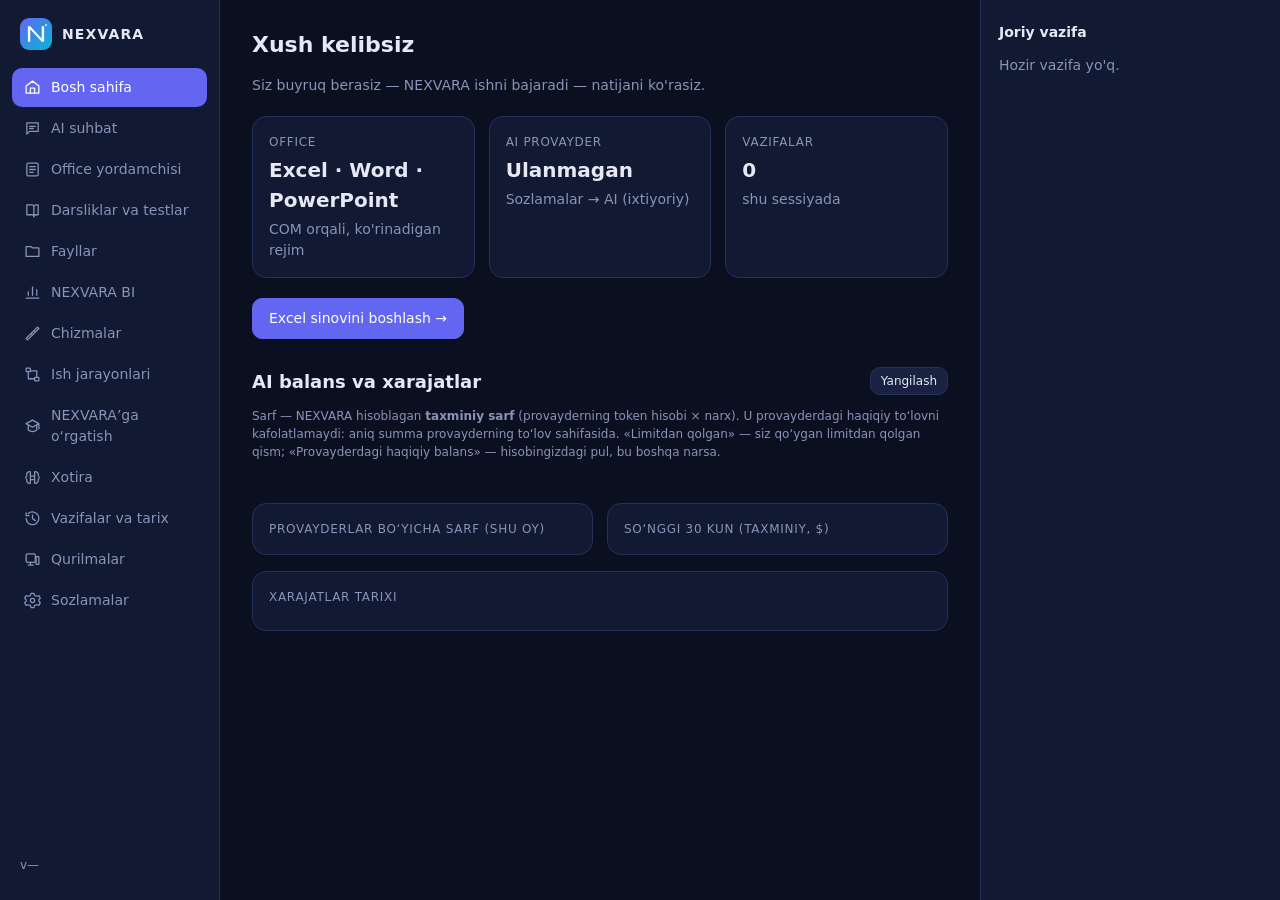
<file: src/nexvara/app/ui/index.html>
<!doctype html>
<html lang="uz" data-theme="dark">
<head>
  <meta charset="utf-8">
  <meta name="viewport" content="width=device-width, initial-scale=1">
  <title>NEXVARA</title>
  <link rel="stylesheet" href="app.css">
</head>
<body>
  <aside class="sidebar">
    <div class="brand"><img class="logo" src="brand.svg" alt=""><span>NEXVARA</span></div>
    <nav id="nav">
      <button class="nav-item active" data-page="home" data-i18n="nav.home">Bosh sahifa</button>
      <button class="nav-item" data-page="chat" data-i18n="nav.chat">AI suhbat</button>
      <button class="nav-item" data-page="office" data-i18n="nav.office">Office yordamchisi</button>
      <button class="nav-item" data-page="library" data-i18n="nav.library">Darsliklar va testlar</button>
      <button class="nav-item" data-page="files" data-milestone="M5" data-i18n="nav.files">Fayllar</button>
      <button class="nav-item" data-page="bi" data-milestone="M8" data-i18n="nav.bi">NEXVARA BI</button>
      <button class="nav-item" data-page="cad" data-i18n="nav.cad">Chizmalar</button>
      <button class="nav-item" data-page="workflows" data-milestone="M6" data-i18n="nav.workflows">Ish jarayonlari</button>
      <button class="nav-item" data-page="teach" data-milestone="M6" data-i18n="nav.teach">NEXVARA’ga o‘rgatish</button>
      <button class="nav-item" data-page="memory" data-milestone="M6" data-i18n="nav.memory">Xotira</button>
      <button class="nav-item" data-page="history" data-i18n="nav.history">Vazifalar va tarix</button>
      <button class="nav-item" data-page="devices" data-milestone="M12" data-i18n="nav.devices">Qurilmalar</button>
      <button class="nav-item" data-page="settings" data-i18n="nav.settings">Sozlamalar</button>
    </nav>
    <div class="sidebar-foot" id="version">v—</div>
  </aside>

  <main class="content">
    <div class="update-banner" id="update-banner" role="status" hidden>
      <span id="update-banner-text"></span>
      <button class="btn primary" id="update-banner-go" type="button">Yangilash</button>
      <button class="btn" id="update-banner-later" type="button">Keyinroq</button>
    </div>
    <section class="page active" id="page-home">
      <h1>Xush kelibsiz</h1>
      <p class="muted">Siz buyruq berasiz — NEXVARA ishni bajaradi — natijani ko'rasiz.</p>
      <div class="cards">
        <div class="card"><div class="card-label">Office</div><div class="card-value">Excel · Word · PowerPoint</div><div class="muted">COM orqali, ko'rinadigan rejim</div></div>
        <div class="card"><div class="card-label">AI provayder</div><div class="card-value" id="ai-status">Ulanmagan</div><div class="muted">Sozlamalar → AI (ixtiyoriy)</div></div>
        <div class="card"><div class="card-label">Vazifalar</div><div class="card-value" id="task-count">0</div><div class="muted">shu sessiyada</div></div>
      </div>
      <button class="btn primary" data-goto="office">Excel sinovini boshlash →</button>

      <section class="ai-money" id="ai-money" aria-labelledby="ai-money-title">
        <div class="ai-money-head">
          <h2 id="ai-money-title">AI balans va xarajatlar</h2>
          <button class="btn small-btn" id="ai-money-refresh" type="button">Yangilash</button>
        </div>
        <p class="muted small">Sarf — NEXVARA hisoblagan <b>taxminiy sarf</b> (provayderning
          token hisobi × narx). U provayderdagi haqiqiy to‘lovni kafolatlamaydi: aniq summa
          provayderning to‘lov sahifasida. «Limitdan qolgan» — siz qo‘ygan limitdan qolgan qism;
          «Provayderdagi haqiqiy balans» — hisobingizdagi pul, bu boshqa narsa.</p>
        <div class="ai-warn" id="ai-money-warn" hidden></div>
        <div class="ai-totals" id="ai-money-totals"></div>
        <div class="ai-cards" id="ai-money-cards"></div>
        <div class="ai-money-grid">
          <div class="card">
            <div class="card-label">Provayderlar bo‘yicha sarf (shu oy)</div>
            <div id="ai-money-split"></div>
          </div>
          <div class="card">
            <div class="card-label">So‘nggi 30 kun (taxminiy, $)</div>
            <div id="ai-money-chart" class="ai-chart"></div>
          </div>
        </div>
        <div class="card wide">
          <div class="card-label">Xarajatlar tarixi</div>
          <table class="lib-table" id="ai-money-history"></table>
        </div>
      </section>
    </section>

    <section class="page" id="page-chat">
      <h1 data-i18n="nav.chat">AI suhbat</h1>
      <p class="muted small">Masalan: «Hisobot.xlsx ni och, dublikatlarni o‘chir, Summa bo‘yicha
        kamayish tartibida sarala, jami qo‘sh, diagramma qo‘sh va saqla» ·
        «ariza.docx ni rasmiy formatla va PDF ga saqla» ·
        «7-sinf fizika Nyuton qonunlari mavzusini chiqarib ber» ·
        «… bo‘yicha taqdimot tayyorla» · «… 20 ta test tuz». Asl fayllar o‘zgarmaydi:
        natija «_NEXVARA» nusxasiga saqlanadi.</p>
      <div class="chat-log" id="chat-log"></div>
      <div class="chat-context" id="chat-context" hidden>📄 <span id="chat-file"></span></div>
      <div class="chat-tools" role="toolbar" aria-label="Rasm, ovoz va AI modeli">
        <button class="btn" id="chat-mic" type="button" title="🎤 Ovoz bilan topshiriq: bosing, gapiring, yana bosing (o‘zbek, rus, ingliz)">🎤 Gapirish</button>
        <button class="btn" id="chat-speak" type="button" aria-pressed="false" title="🔊 Javoblarni ovozda eshitish (yoqish/o‘chirish)">🔊 Ovozli javob</button>
        <button class="btn" id="chat-image" type="button" title="🖼️ Kompyuterdan rasm yuklash — keyin savol bering">🖼️ Rasm</button>
        <button class="btn" id="chat-camera" type="button" title="📷 Kamera bilan suratga olish">📷 Kamera</button>
        <button class="btn" id="chat-gen" type="button" title="✨ AI bilan rasm yaratish yoki ochiq rasmni tahrirlash (narxi oldin aytiladi)">✨ Rasm yaratish</button>
        <button class="btn" id="chat-live" type="button" aria-pressed="false" title="🎧 Jonli ovozli suhbat: tinglaydi, javob beradi, yana tinglaydi">🎧 Jonli suhbat</button>
        <button class="btn" id="chat-models" type="button" title="🧠 AI modeli: har yo‘nalish uchun AUTO yoki qo‘lda">🧠 AUTO</button>
      </div>
      <div class="muted small" id="chat-ai-meta" aria-live="polite">AI modeli: tanlanmagan</div>
      <form class="chat-input" id="chat-form">
        <button class="btn" id="chat-attach" type="button" title="Fayl tanlash">📎</button>
        <input id="chat-text" type="text" placeholder="Masalan: 7-sinf fizika Nyuton qonunlari 20 ta test" autocomplete="off">
        <button class="btn primary" type="submit">Yuborish</button>
      </form>
    </section>

    <section class="page" id="page-office">
      <h1 data-i18n="nav.office">Office yordamchisi</h1>
      <div class="card wide">
        <div class="card-label">Excel — birinchi real sinov</div>
        <p>Excel ochiladi, yangi ish kitobi yaratiladi, 10 qatorli jadval kiritiladi, hisob-kitob qilinadi,
          formatlanadi, <b>Documents\NEXVARA</b> papkasiga saqlanadi va qayta ochib tekshiriladi.
          Hammasi sizning ko'z oldingizda bajariladi.</p>
        <button class="btn primary run-task" id="run-excel" data-api="run_excel_demo">Excel'da jadval yaratish</button>
      </div>
      <div class="card wide">
        <div class="card-label">Excel — savdo boshqaruv paneli</div>
        <p>144 qatorli savdo ma'lumoti, SUMIFS/IF/COUNTIF formulalari, KPI ko'rsatkichlari,
          3 ta grafik, yig‘ma jadval (PivotTable) va shartli formatlash. Har bir raqam qayta ochib tekshiriladi.</p>
        <button class="btn primary run-task" id="run-dashboard" data-api="run_excel_dashboard">Excel’da boshqaruv paneli yaratish</button>
      </div>
      <div class="card wide">
        <div class="card-label">Word — rasmiy hisobot</div>
        <p>A4 sahifa, sarlavha, mundarija, bo'limlar, jadval, diagramma rasmi, izoh, kolontitul va
          sahifa raqamlari. DOCX va PDF saqlanadi, qayta ochib 15 ta tekshiruvdan o'tkaziladi.</p>
        <button class="btn primary run-task" id="run-word" data-api="run_word_report">Word hisobot yaratish</button>
      </div>
      <div class="card wide">
        <div class="card-label">PowerPoint — taqdimot</div>
        <p>6 slayd (16:9): jadval, haqiqiy grafik, rasm, ma'ruzachi izohlari, o'tishlar va animatsiya.
          Matn sig'ishi va obyektlar ustma-ust tushmasligi tekshiriladi. PPTX va PDF saqlanadi.</p>
        <button class="btn primary run-task" id="run-ppt" data-api="run_presentation">PowerPoint taqdimot yaratish</button>
      </div>
    </section>

    <section class="page" id="page-library">
      <h1>Darsliklar va testlar</h1>
      <p class="muted">Darsliklar kompyuteringizda saqlanadi va NEXVARA ulardan mavzu bo'yicha test tuzadi.</p>
      <div class="card wide">
        <div class="card-label">Darsliklar papkasi</div>
        <div class="mono" id="lib-folder"></div>
        <div class="row">
          <button class="btn" id="lib-open" type="button">Papkani ochish</button>
          <button class="btn primary run-task" id="lib-index" type="button">Yangilash (indekslash)</button>
          <span class="muted" id="lib-count"></span>
        </div>
        <div id="lib-empty" class="hint">
          <b>Qanday qo'shiladi:</b> yangi darsliklarni Respublika ta'lim markazining rasmiy Telegram
          kanalidan PDF ko'rinishida yuklab oling va shu papkaga tashlang. Fayl nomida sinf va fan
          bo'lsa yaxshi (masalan <span class="mono">7-sinf Fizika.pdf</span>) yoki
          <span class="mono">7-sinf</span> nomli papkalarga joylang. Keyin «Yangilash»ni bosing.
        </div>
      </div>

      <div class="card wide" id="sources">
        <div class="card-label">Darslik manbalari</div>
        <div class="source-row">
          <div>
            <b>Rasmiy eski nashr</b> — eduportal.uz (vazirlik portali, 2017–2019, 205 ta o‘zbekcha darslik)
            <div class="muted small" id="src-edu"></div>
          </div>
          <button class="btn run-task" id="src-edu-btn" type="button">Yuklab olish</button>
        </div>
        <div class="source-row">
          <div>
            <b>Yangi darsliklar</b> — Respublika ta’lim markazi rasmiy Telegram kanali
            <div class="muted small" id="src-tg"></div>
          </div>
          <button class="btn primary run-task" id="src-tg-btn" type="button" hidden>Yuklab olish</button>
        </div>
        <div id="tg-setup" class="tg-steps" hidden>
          <div class="hint small">
            <b>1-qadam (bir marta):</b> <span class="mono">my.telegram.org</span> saytiga telefon raqamingiz bilan
            kiring → «API development tools» → istalgan nom bilan ilova yarating → <b>App api_id</b> va
            <b>App api_hash</b> ni shu yerga yozing. Bu bepul; ma’lumot faqat shu kompyuterda saqlanadi.
          </div>
          <div class="form-grid">
            <label>API ID <input id="tg-id" type="text" inputmode="numeric"></label>
            <label class="wide-field">API hash <input id="tg-hash" type="text"></label>
          </div>
          <div class="row"><button class="btn" id="tg-save" type="button">Saqlash</button></div>
        </div>
        <div id="tg-login" class="tg-steps" hidden>
          <div class="hint small"><b>2-qadam:</b> Telegram'ga kirish. Kod Telegram ilovangizga keladi.</div>
          <div class="form-grid">
            <label>Telefon <input id="tg-phone" type="tel" placeholder="+998901234567"></label>
            <label>Kod <input id="tg-code" type="text" inputmode="numeric"></label>
            <label>Ikki bosqichli parol (bo‘lsa) <input id="tg-pass" type="password"></label>
          </div>
          <div class="row">
            <button class="btn" id="tg-send" type="button">Kod yuborish</button>
            <button class="btn primary" id="tg-signin" type="button">Kirish</button>
          </div>
        </div>
        <div class="error" id="src-error" hidden></div>
      </div>

      <form class="card wide" id="test-form" hidden>
        <div class="card-label">Mavzu va test</div>
        <div class="form-grid">
          <label>Sinf <select id="t-grade"></select></label>
          <label>Fan <select id="t-subject"></select></label>
          <label class="wide-field">Mavzu (bo'sh qoldirilsa — butun darslik)
            <input id="t-topic" type="text" placeholder="masalan: Nyuton qonunlari"></label>
          <label>Savollar soni <input id="t-count" type="number" min="1" max="60" value="20"></label>
          <label>Variantlar <input id="t-variants" type="number" min="1" max="6" value="1"></label>
          <label class="check-label"><input id="t-ai" type="checkbox">
            AI bilan tuzish (sifatliroq; pullik — narxi oldindan so‘raladi)</label>
        </div>
        <div class="error" id="t-error" hidden></div>
        <div class="row">
          <button class="btn run-task" id="t-topic-show" type="button">Mavzuni chiqarish</button>
          <button class="btn primary run-task" id="t-make" type="submit">Test tuzish</button>
        </div>
        <p class="muted small">AI'siz rejimda savollar darslik matnidagi ta'riflar, sanalar va
          raqamlardan tuziladi. «AI bilan» belgilansa, savollarni AI mavzu matnidan yozadi (kalit
          kerak). Word'da tahrirlab olishingiz mumkin.
          «Mavzuni chiqarish» mavzu matnini Word'da va darslikning asl sahifalarini PDF'da beradi.</p>
      </form>

      <div class="card wide">
        <div class="card-label">Kutubxona</div>
        <table class="lib-table">
          <thead><tr><th>Sinf</th><th>Fan</th><th>Yil</th><th>Bet</th><th>Fayl</th></tr></thead>
          <tbody id="lib-books"></tbody>
        </table>
        <div id="lib-problems-box" hidden>
          <div class="card-label" style="margin-top:12px">Qo'shilmagan fayllar</div>
          <ul id="lib-problems" class="small"></ul>
        </div>
      </div>
    </section>

    <section class="page" id="page-history">
      <h1 data-i18n="nav.history">Vazifalar va tarix</h1>
      <div id="history-list" class="history"></div>
    </section>

    <section class="page" id="page-settings">
      <h1>Sozlamalar</h1>
      <div class="card wide">
        <div class="card-label">Ko‘rinish</div>
        <div class="row">
          <button class="btn" data-theme-set="dark" type="button">Qorong‘i</button>
          <button class="btn" data-theme-set="light" type="button">Yorug‘</button>
        </div>
      </div>
      <div class="card wide" id="account-card">
        <div class="card-label">Google hisobi (ixtiyoriy)</div>
        <p class="muted small">Kirmasangiz ham NEXVARA to‘liq ishlaydi. Kirish xavfsiz brauzer
          oynasida bo‘ladi; parol NEXVARA’ga kelmaydi, kirish kaliti Windows Credential Manager’da saqlanadi.</p>
        <div id="account-info" class="muted small"></div>
        <div class="row">
          <button class="btn" id="account-import" type="button">Client JSON faylini tanlash</button>
          <button class="btn primary" id="account-login" type="button">Google bilan kirish</button>
          <button class="btn" id="account-logout" type="button" hidden>Chiqish</button>
          <button class="btn" id="account-forget-owner" type="button" hidden>Egani almashtirish</button>
        </div>
        <div class="row" id="account-owner-ask" hidden>
          <span id="account-owner-text"></span>
          <button class="btn primary" id="account-owner-yes" type="button">Ha, bu mening hisobim</button>
          <button class="btn" id="account-owner-no" type="button">Yo‘q</button>
        </div>
        <p class="muted small">JSON fayl Google Cloud → Clients → «Desktop app» dan yuklanadi
          (docs/GOOGLE_LOGIN.md). NEXVARA hisobingizga o‘zi kirmaydi: kirishni faqat siz brauzerda tasdiqlaysiz.</p>
        <div class="error" id="account-error" hidden></div>
      </div>
      <div class="card wide" id="sync-card">
        <div class="card-label">Sinxronlash (ixtiyoriy)</div>
        <p class="muted small">Sozlamalar, eslatmalar va o‘rgatilgan qoidalar boshqa kompyuter va telefon bilan
          almashadi. Fayllar parol bilan shifrlanadi; API kalitlar va AI yoqilishi hech qachon uzatilmaydi.</p>
        <form id="sync-form" class="form-grid">
          <label>Umumiy papka (OneDrive, Google Drive papkasi, tarmoq)
            <input id="sync-folder" type="text" placeholder="masalan C:\Users\Siz\OneDrive"></label>
          <label>Sinxron paroli (barcha qurilmalarda bir xil, 8+ belgi)
            <input id="sync-pass" type="password" autocomplete="new-password" placeholder="saqlangan bo‘lsa bo‘sh qoldiring"></label>
          <label class="check-label"><input id="sync-drive" type="checkbox"> Google Drive orqali ham (Google hisobi kerak)</label>
          <label class="check-label"><input id="sync-chat" type="checkbox"> Suhbat tarixini ham (oxirgi 30 kun, shifrlangan)</label>
          <div class="row"><button class="btn" type="submit">Saqlash</button>
            <button class="btn primary" id="sync-now" type="button">Hozir sinxronlash</button></div>
        </form>
        <div class="muted small" id="sync-msg"></div>
        <div class="error" id="sync-error" hidden></div>
      </div>
      <form class="card wide" id="settings-form">
        <div class="card-label">Testlar va Office</div>
        <div class="form-grid">
          <label>Savollar soni (sukut) <input id="s-count" type="number" min="1" max="60"></label>
          <label>Variantlar (sukut) <input id="s-variants" type="number" min="1" max="6"></label>
          <label class="check-label"><input id="s-keep-open" type="checkbox">
            Ish tugagach Office oynasi ochiq qolsin</label>
        </div>
        <div class="row"><button class="btn primary" type="submit">Saqlash</button>
          <span class="muted small" id="s-saved"></span></div>
        <div class="error" id="s-error" hidden></div>
      </form>
      <div class="card wide" id="ai-card">
        <div class="card-label">AI (ixtiyoriy)</div>
        <p class="muted small">Kalitsiz ham NEXVARA ishlaydi. Kalit qo‘shsangiz: erkin yozilgan
          buyruqlarni tushunadi, darsliklar bo‘yicha savollarga javob beradi, sifatliroq test tuzadi.
          Kalit Windows himoyalangan xotirasida (Credential Manager) saqlanadi va faqat o‘z
          provayderiga yuboriladi. Bitta provayder yetarli.</p>
        <p class="muted small"><b>Muhim:</b> ChatGPT, Claude yoki Gemini obunasi (Plus, Pro, Max,
          Advanced) API krediti bilan bir xil emas. NEXVARA API orqali ishlaydi — har bir provayder
          saytida alohida API kalit va API krediti (balans) kerak. To‘lov NEXVARA ichida
          qilinmaydi: «To‘lov / Balans» tugmasi provayderning rasmiy sahifasini brauzerda ochadi.
          Karta raqami, CVV yoki bank parolini NEXVARA’ga hech qachon kiritmang.</p>
        <details class="ai-howto">
          <summary>AI’ni qanday ulash mumkin (bir martalik, 2 daqiqa)</summary>
          <ol class="muted small">
            <li>Provayder qatorida «API kalitini olish ↗» ni bosing — rasmiy sayt brauzerda ochiladi.
              U yerda o‘z hisobingiz bilan kiring va yangi API kalit yarating.</li>
            <li>Kalitni saytdagi nusxalash tugmasi bilan nusxalang.</li>
            <li>NEXVARA’da «Buferdan kalitni saqlash» ni bosing. Kalit ekranga chiqmaydi: bepul
              tekshiriladi, Windows himoyalangan xotirasiga (Credential Manager) yoziladi va
              bufer tozalanadi.</li>
            <li>AI o‘zidan yoqilmaydi: pastdagi «AI yoqilgan» ni o‘zingiz belgilaysiz.</li>
          </ol>
          <p class="muted small">Nega «Google/ChatGPT bilan kirish» emas: OpenAI, Claude va DeepSeek
            boshqa dasturlarga API uchun rasmiy kirish (OAuth) bermaydi — faqat API kalit. Gemini’da
            OAuth bor, lekin u Google Cloud loyihasi va keng ruxsat talab qiladi; Google o‘zi ham
            API kalitni eng oddiy yo‘l deb tavsiya qiladi. Obuna (ChatGPT Plus, Gemini Advanced…)
            API krediti emas.</p>
        </details>
        <div id="ai-providers"></div>
        <h3>Kalitlarni boshqa kompyuterga ko‘chirish</h3>
        <p class="muted small">Bu kompyuterda kalitlarni parol bilan himoyalangan faylga saqlang (OneDrive yoki
          fleshkaga). Boshqa kompyuterda shu fayl va parol bilan bir bosishda tiklanadi — yangi kalit olish
          shart emas. Parolsiz faylni hech kim o‘qiy olmaydi. Bor kalitlar ustidan yozilmaydi.</p>
        <div class="row wrap">
          <input id="ai-keys-pass" type="password" autocomplete="off" placeholder="Parol (kamida 8 belgi)">
          <button class="btn" id="ai-keys-export" type="button">Kalitlarni faylga saqlash</button>
          <button class="btn primary" id="ai-keys-import" type="button">Fayldan kalitlarni tiklash</button>
          <span class="muted small" id="ai-keys-msg"></span>
        </div>
        <div class="row wrap"><button class="btn" id="ai-refresh-catalog" type="button">Hozir yangilash</button>
          <span class="muted small" id="ai-catalog-status"></span></div>
        <h3 class="ai-caps-title">🧠 Yo‘nalishlar: AUTO yoki qo‘lda</h3>
        <p class="muted small">Matn, rasmni ko‘rish, rasm yaratish, ovoz → matn, matn → ovoz va jonli suhbat
          uchun alohida tanlang. AUTO — vazifaga qarab avval bepul, keyin eng arzon mos model; qo‘lda
          tanlangan model o‘zboshimchalik bilan almashtirilmaydi. Pullik rasm yaratish har doim
          narxi aytilib, «Ha» dan keyin bajariladi.</p>
        <div id="ai-caps-settings" class="caps-list"></div>
        <form id="ai-form">
          <div class="form-grid">
            <label class="check-label"><input id="ai-enabled" type="checkbox"> AI yoqilgan</label>
            <label class="check-label wide-field"><input id="ai-first" type="checkbox">
              Avval AI: har xabarni AI tushunadi</label>
            <label class="check-label wide-field"><input id="ai-free" type="checkbox">
              Bepul rejim: hamma ish Gemini’ning bepul darajasida (pul sarflanmaydi)</label>
            <label class="check-label wide-field"><input id="ai-free-confirmed" type="checkbox">
              AI Studio hisobimda ushbu kalit Free Tier ekanini tekshirdim</label>
            <div class="free-note wide-field" id="ai-free-note"></div>
            <label>Asosiy provayder <select id="ai-provider"></select></label>
            <label>Kunlik limit, $ <input id="ai-daily" type="number" min="0" step="0.1"></label>
            <label>Oylik limit, $ <input id="ai-monthly" type="number" min="0" step="0.5"></label>
            <label>Shundan qimmat so‘rovda so‘rasin, $ <input id="ai-confirm" type="number" min="0" step="0.01"></label>
            <label>Bitta topshiriq limiti, $ <input id="ai-task" type="number" min="0" step="0.05"></label>
            <label class="check-label"><input id="ai-fallback" type="checkbox">
              Provayder javob bermasa (yoki Gemini bepul limiti tugasa), boshqa ulangan provayderga o‘tish</label>
            <label class="check-label"><input id="ai-send-text" type="checkbox">
              Savollarga javobda darslik parchalarini AI’ga yuborish</label>
          </div>
          <div class="row"><button class="btn primary" type="submit">Saqlash</button>
            <span class="muted small" id="ai-saved"></span></div>
          <div class="error" id="ai-error" hidden></div>
        </form>
        <div class="muted small" id="ai-spent"></div>
        <table class="lib-table" id="ai-usage"></table>
      </div>
      <div class="card wide">
        <div class="card-label">Ma’lumotlar</div>
        <div class="mono" id="s-data"></div>
        <div class="row">
          <button class="btn" id="s-open-data" type="button">Papkani ochish</button>
          <button class="btn" id="s-shortcut" type="button">Ish stolida yorliq yaratish</button>
          <button class="btn" id="s-clear-history" type="button">Vazifalar tarixini tozalash</button>
        </div>
        <div class="muted small" id="s-msg"></div>
      </div>
      <div class="card wide" id="update-card">
        <div class="card-label">Versiya va yangilanish</div>
        <div id="upd-info" class="muted small"></div>
        <form class="row wrap" id="upd-form">
          <input class="grow-input" id="upd-channel" type="text"
            placeholder="Yangilanish papkasi yoki https:// manzil (masalan D:\NEXVARA\releases)">
          <button class="btn" type="submit">Saqlash</button>
          <button class="btn primary" id="upd-check" type="button">Yangilanishni tekshirish</button>
          <button class="btn" id="upd-install" type="button" hidden>O‘rnatish</button>
        </form>
        <div class="muted small" id="upd-msg"></div>
        <div class="error" id="upd-error" hidden></div>
      </div>
      <div class="card wide"><div class="card-label">Tizim</div><pre id="sys-info" class="mono"></pre></div>
    </section>

    <section class="page" id="page-memory">
      <h1>Xotira</h1>
      <p class="muted">NEXVARA eslab qolgan narsalar, suhbatlar va fayllar. Hammasi faqat shu
        kompyuterda (D:\NEXVARA\app.db) saqlanadi. Suhbatda «Eslab qol: ...» deb yozsangiz ham bo‘ladi.</p>
      <div class="card wide">
        <div class="card-label">Qidiruv</div>
        <form class="row" id="mem-search-form">
          <input class="grow-input" id="mem-search" type="text" placeholder="masalan: maktab, hisobot, fizika">
          <button class="btn primary" type="submit">Qidirish</button>
        </form>
        <ul class="plain-list" id="mem-search-results"></ul>
      </div>
      <div class="card wide">
        <div class="card-label">Eslab qolinganlar</div>
        <form class="row" id="mem-fact-form">
          <input class="grow-input" id="mem-fact" type="text" placeholder="masalan: Men 12-maktabda fizika o‘qituvchisiman">
          <button class="btn primary" type="submit">Qo‘shish</button>
        </form>
        <ul class="plain-list" id="mem-facts"></ul>
      </div>
      <div class="card wide">
        <div class="card-label">Suhbatlar tarixi</div>
        <div class="mem-chat" id="mem-chat"></div>
        <div class="row"><button class="btn" id="mem-clear-chat" type="button">Suhbatlarni tozalash</button></div>
      </div>
      <div class="card wide">
        <div class="card-label">Oxirgi fayllar</div>
        <table class="lib-table" id="mem-files"></table>
      </div>
      <div class="card wide">
        <div class="card-label">Zaxira va tiklash</div>
        <div class="row wrap">
          <button class="btn" id="mem-export" type="button">Zaxira nusxa olish</button>
          <button class="btn" id="mem-import" type="button">Zaxiradan tiklash</button>
        </div>
        <div class="muted small" id="mem-backup-msg"></div>
      </div>
    </section>

    <section class="page" id="page-teach">
      <h1 data-i18n="nav.teach">NEXVARA’ga o‘rgatish</h1>
      <p class="muted">Bir marta o‘rgating — NEXVARA keyingi har bir ishda qo‘llaydi. Masalan:
        «Har doim Excel raqamlarini markazga joyla», «Word hujjatlarida doim sahifa raqamini qo‘y»,
        «testlar doim 2 variant bo‘lsin». Suhbatda ham shunday yozsangiz bo‘ladi.</p>
      <form class="card wide" id="teach-form">
        <div class="card-label">Yangi qoida</div>
        <div class="form-grid">
          <label>Qaysi ish uchun <select id="teach-app">
            <option value="excel">Excel</option><option value="word">Word</option>
            <option value="powerpoint">PowerPoint</option><option value="test">Testlar</option>
          </select></label>
          <label class="wide-field">Qoida <input id="teach-text" type="text"
            placeholder="masalan: jadvalni formatla va sarlavhani qotir"></label>
        </div>
        <div class="row">
          <button class="btn" id="teach-check" type="button">Tekshirish</button>
          <button class="btn primary" type="submit">Saqlash</button>
        </div>
        <div class="muted small" id="teach-preview"></div>
        <div class="error" id="teach-error" hidden></div>
        <p class="muted small">Word shablon: «shablon: D:\Shablonlar\maktab.dotx» deb yozing —
          yangi Word hujjatlar (testlar, mavzular) shu shablondan yaratiladi.</p>
      </form>
      <div class="card wide">
        <div class="card-label">O‘rgatilgan qoidalar</div>
        <div id="teach-rules"></div>
      </div>
    </section>

    <section class="page" id="page-files">
      <h1>Fayllar</h1>
      <p class="muted">Fayllarni topish, nusxalash, ko‘chirish, nomlash, ZIP, PDF'ga aylantirish,
        zaxira va tiklash. Hech bir fayl ustiga yozilmaydi; o‘chirilganlar Savatga tushadi.</p>
      <form class="card wide" id="f-form">
        <div class="card-label">Qidirish</div>
        <div class="form-grid">
          <label class="wide-field">Fayl nomidagi so‘z <input id="f-query" type="text" placeholder="masalan: hisobot"></label>
          <label>Turi <select id="f-ext">
            <option value="">Barchasi</option>
            <option value=".docx .doc .rtf">Word</option>
            <option value=".xlsx .xlsm .xls .csv">Excel</option>
            <option value=".pptx .ppt">PowerPoint</option>
            <option value=".pdf">PDF</option>
            <option value=".jpg .jpeg .png .gif .bmp .webp">Rasmlar</option>
            <option value=".zip .rar .7z">Arxivlar</option>
          </select></label>
          <label>Papka <input id="f-folder" type="text" placeholder="hamma odatiy joylar" readonly></label>
        </div>
        <div class="row wrap">
          <button class="btn primary" type="submit">Qidirish</button>
          <button class="btn" id="f-pick" type="button">Papka tanlash</button>
          <button class="btn" id="f-clear-folder" type="button">Hamma joyda</button>
        </div>
        <div class="error" id="f-error" hidden></div>
      </form>
      <div class="card wide">
        <div class="card-label">Natija <span class="muted" id="f-count"></span></div>
        <div class="row wrap" id="f-actions">
          <button class="btn small-btn" data-fa="open">Ochish</button>
          <button class="btn small-btn" data-fa="reveal">Papkada ko‘rsatish</button>
          <button class="btn small-btn" data-fa="copy">Nusxalash…</button>
          <button class="btn small-btn" data-fa="move">Ko‘chirish…</button>
          <button class="btn small-btn" data-fa="rename">Nomini o‘zgartirish</button>
          <button class="btn small-btn" data-fa="zip">ZIP qilish</button>
          <button class="btn small-btn" data-fa="unzip">Arxivdan chiqarish</button>
          <button class="btn small-btn" data-fa="pdf">PDF'ga aylantirish</button>
          <button class="btn small-btn" data-fa="backup">Zaxira nusxa</button>
          <button class="btn small-btn" data-fa="versions">Versiyalar</button>
          <button class="btn small-btn danger" data-fa="recycle">Savatga o‘chirish</button>
        </div>
        <div class="muted small" id="f-msg"></div>
        <table class="lib-table files-table" id="f-table"></table>
        <div class="file-info" id="f-info" hidden></div>
      </div>
      <div class="card wide">
        <div class="card-label">Papkani tartiblash</div>
        <p class="muted small">Papkadagi fayllar turiga qarab ichki papkalarga ajratiladi (Hujjatlar,
          Jadvallar, Taqdimotlar, PDF, Rasmlar, Arxivlar…). Avval reja ko‘rsatiladi.</p>
        <div class="row wrap">
          <button class="btn" id="f-tidy-pick" type="button">Papka tanlash</button>
          <button class="btn primary" id="f-tidy-run" type="button" disabled>Tartiblash</button>
          <span class="mono" id="f-tidy-folder"></span>
        </div>
        <table class="lib-table" id="f-tidy-plan"></table>
      </div>
      <div class="card wide">
        <div class="card-label">Amallar jurnali</div>
        <table class="lib-table" id="f-log"></table>
      </div>
    </section>

    <section class="page" id="page-workflows">
      <h1 data-i18n="nav.workflows">Ish jarayonlari</h1>
      <p class="muted">Bir necha buyruqni ketma-ket saqlab qo‘ying: qo‘lda, papkaga yangi fayl
        tushganda yoki har kuni belgilangan vaqtda bajariladi. Buyruqlar chatdagi kabi yoziladi;
        <b>{fayl}</b> — ishlanayotgan fayl o‘rni. Pullik AI so‘rovlari ish jarayoni ichida bajarilmaydi.</p>
      <div class="card wide" id="wf-active-card" hidden>
        <div class="card-label">Hozir bajarilmoqda</div>
        <div id="wf-active"></div>
      </div>
      <div class="card wide">
        <div class="card-label">Saqlangan ish jarayonlari</div>
        <div id="wf-list"></div>
      </div>
      <form class="card wide" id="wf-form">
        <div class="card-label" id="wf-form-title">Yangi ish jarayoni</div>
        <div class="form-grid">
          <label class="wide-field">Shablondan boshlash <select id="wf-template"><option value="">—</option></select></label>
          <label class="wide-field">Nomi <input id="wf-name" type="text" placeholder="masalan: Kelgan hisobotlarni tayyorlash"></label>
        </div>
        <div class="card-label" style="margin-top:12px">Qadamlar</div>
        <div id="wf-steps"></div>
        <div class="row wrap">
          <button class="btn small-btn" type="button" data-add="command">+ Buyruq</button>
          <button class="btn small-btn" type="button" data-add="approve">+ Tasdiq</button>
          <button class="btn small-btn" type="button" data-add="wait">+ Kutish</button>
        </div>
        <div class="form-grid">
          <label>Ishga tushishi <select id="wf-trigger">
            <option value="manual">Qo‘lda</option>
            <option value="folder">Papkaga yangi fayl tushganda</option>
            <option value="daily">Har kuni</option>
          </select></label>
          <label data-trig="folder">Papka <input id="wf-folder" type="text" readonly placeholder="tanlang"></label>
          <label data-trig="folder">Fayl turlari <input id="wf-ext" type="text" placeholder=".xlsx .csv"></label>
          <label data-trig="daily">Vaqt <input id="wf-time" type="time" value="08:00"></label>
          <label>Xatoda qayta urinish <input id="wf-retries" type="number" min="0" max="5" value="1"></label>
          <label>Qadam bajarilmasa <select id="wf-onerror">
            <option value="stop">To‘xtatish</option><option value="continue">Keyingisiga o‘tish</option>
          </select></label>
        </div>
        <div class="row wrap">
          <button class="btn" id="wf-folder-pick" type="button" data-trig="folder">Papka tanlash</button>
          <button class="btn primary" type="submit">Saqlash</button>
          <button class="btn" id="wf-new" type="button">Yangi</button>
        </div>
        <div class="error" id="wf-error" hidden></div>
        <div class="muted small" id="wf-saved"></div>
      </form>
      <div class="card wide">
        <div class="card-label">Bajarilganlar tarixi</div>
        <table class="lib-table" id="wf-runs"></table>
      </div>
    </section>

    <section class="page" id="page-bi">
      <h1>NEXVARA BI</h1>
      <p class="muted">Excel, CSV, JSON, XML yoki TXT fayldan (yoki papkadagi bir nechta fayldan)
        interaktiv boshqaruv paneli. Power BI kerak emas. Suhbatda «Savdo.xlsx dan panel yarat» deb
        yozsangiz ham bo‘ladi.</p>
      <div class="card wide">
        <div class="row wrap">
          <button class="btn primary" id="bi-source" type="button">Fayl tanlash</button>
          <button class="btn" id="bi-folder" type="button">Papka (bir nechta fayl)</button>
          <select id="bi-sheet" hidden></select>
          <input id="bi-sql" hidden placeholder="Bazadan so‘rov yozing va Enter bosing" title="Faqat o‘qish: bazaga hech narsa yozilmaydi">
          <select id="bi-saved"></select>
          <button class="btn" id="bi-open" type="button">Ochish</button>
          <button class="btn danger" id="bi-del" type="button">O‘chirish</button>
        </div>
        <div class="muted small" id="bi-msg"></div>
        <div class="error" id="bi-error" hidden></div>
      </div>
      <div id="bi-board" hidden>
        <div class="card wide">
          <div class="row wrap">
            <input class="grow-input" id="bi-name" type="text" placeholder="Panel nomi">
            <button class="btn primary" id="bi-save" type="button">Saqlash</button>
            <button class="btn" id="bi-add-widget" type="button">+ Vidjet</button>
            <button class="btn" data-bi-export="png" type="button">PNG</button>
            <button class="btn" data-bi-export="pdf" type="button">PDF</button>
            <button class="btn" data-bi-export="xlsx" type="button">Excel</button>
            <button class="btn" data-bi-export="csv" type="button">CSV</button>
          </div>
          <div class="row wrap" id="bi-tabs"></div>
          <div class="form-grid bi-filters" id="bi-filters"></div>
          <div class="row wrap"><span id="bi-chips"></span>
            <button class="btn small-btn" id="bi-clear" type="button">Filtrlarni tozalash</button>
            <span class="muted small" id="bi-rows"></span></div>
        </div>
        <div class="card wide" id="bi-wform" hidden></div>
        <div class="bi-kpis" id="bi-kpis"></div>
        <div class="bi-grid" id="bi-grid"></div>
        <div class="card wide">
          <button class="btn" id="bi-etl-toggle" type="button">Ma’lumotni tayyorlash (tozalash, formula, birlashtirish) ▾</button>
          <div id="bi-etl-body" hidden></div>
        </div>
      </div>
      <div class="bi-tip" id="bi-tip" hidden></div>
    </section>

    <section class="page" id="page-cad">
      <div class="cad-head">
        <div>
          <h1>Chizmalar</h1>
          <p class="muted small">NEXVARA’ning o‘z chizma dasturi: AutoCAD o‘rnatish shart emas. Fayllar
            AutoCAD formatida (DXF, mm) saqlanadi va AutoCAD’da ham ochiladi.</p>
        </div>
        <div class="cad-file muted small" id="cad-file">Yangi chizma</div>
      </div>
      <div class="cad-toolbar" id="cad-toolbar" role="toolbar" aria-label="Chizma asboblari">
        <div class="cad-group" data-group="Fayl">
          <button class="cad-btn" data-cad="new" title="Yangi chizma">Yangi</button>
          <button class="cad-btn" data-cad="open" title="DXF faylni ochish">Ochish</button>
          <button class="cad-btn" data-cad="last" title="NEXVARA chizgan oxirgi chizma">Oxirgi</button>
          <button class="cad-btn" data-cad="save" title="Saqlash (Ctrl+S)">Saqlash</button>
          <button class="cad-btn" data-cad="saveas" title="Boshqa nom bilan saqlash">Nomini o‘zgartirib</button>
          <button class="cad-btn" data-cad="pdf" title="Chop etish uchun PDF">PDF</button>
          <button class="cad-btn" data-cad="png" title="Rasm (PNG)">PNG</button>
          <button class="cad-btn" data-cad="word" title="Word fayl (chizma A4 sahifada, o‘lchamlar jadvali bilan)">Word</button>
          <button class="cad-btn" data-cad="album" title="Bir nechta chizmani bitta PDF albomga yig‘ish">Albom</button>
        </div>
        <div class="cad-group" data-group="Chizish">
          <button class="cad-btn tool" data-tool="line" title="Chiziq (L)">Chiziq</button>
          <button class="cad-btn tool" data-tool="polyline" title="Ko‘p bo‘g‘inli chiziq (PL)">Polichiziq</button>
          <button class="cad-btn tool" data-tool="rect" title="To‘rtburchak (REC)">To‘rtburchak</button>
          <button class="cad-btn tool" data-tool="circle" title="Aylana: markaz va radius (C)">Aylana</button>
          <button class="cad-btn tool" data-tool="arc" title="Yoy: markaz, boshi, oxiri (A)">Yoy</button>
          <button class="cad-btn tool" data-tool="ellipse" title="Ellips (EL)">Ellips</button>
          <button class="cad-btn tool" data-tool="polygon" title="Muntazam ko‘pburchak (POL)">Ko‘pburchak</button>
          <button class="cad-btn tool" data-tool="text" title="Matn (T)">Matn</button>
          <button class="cad-btn tool" data-tool="hatch" title="Shtrixlash: yopiq shakl ichiga bosing (H)">Shtrix</button>
          <button class="cad-btn cad-color-tool" id="cad-color" data-cad="color" title="Rang (COLOR): yangi obyektlar rangi; tanlangan obyektlarni ham bo‘yaydi">🎨 Rang: <span class="cad-swatch bylayer"></span><span class="cad-color-name">Qatlam bo‘yicha</span></button>
          <select class="cad-template" id="cad-template" aria-label="Shablonlar" title="Tayyor shablonlar: ramka, bolt, gayka…">
            <option value="">Shablon…</option>
          </select>
        </div>
        <div class="cad-group" data-group="O‘lchamlar">
          <button class="cad-btn tool" data-tool="dim" title="Chiziqli o‘lcham: yotiq yoki tik (DIM)">Chiziqli</button>
          <button class="cad-btn tool" data-tool="dimali" title="Qiya o‘lcham (DAL)">Qiya</button>
          <button class="cad-btn tool" data-tool="dimrad" title="Radius (DRA)">Radius</button>
          <button class="cad-btn tool" data-tool="dimdia" title="Diametr (DDI)">Diametr</button>
        </div>
        <div class="cad-group" data-group="Tahrir">
          <button class="cad-btn tool" data-tool="select" title="Tanlash (Esc)">Tanlash</button>
          <button class="cad-btn tool" data-tool="move" title="Ko‘chirish (M)">Ko‘chirish</button>
          <button class="cad-btn tool" data-tool="copy" title="Nusxa (CO)">Nusxa</button>
          <button class="cad-btn tool" data-tool="rotate" title="Burish (RO)">Burish</button>
          <button class="cad-btn tool" data-tool="mirror" title="Ko‘zgu (MI)">Ko‘zgu</button>
          <button class="cad-btn tool" data-tool="scale" title="Masshtab (SC)">Masshtab</button>
          <button class="cad-btn tool" data-tool="offset" title="Parallel nusxa (O)">Parallel</button>
          <button class="cad-btn tool" data-tool="trim" title="Kesish: ortiqcha qismni bosing (TR)">Kesish</button>
          <button class="cad-btn tool" data-tool="extend" title="Uzaytirish (EX)">Uzaytirish</button>
          <button class="cad-btn tool" data-tool="fillet" title="Burchakni yumaloqlash (F)">Yumaloqlash</button>
          <button class="cad-btn tool" data-tool="chamfer" title="Faska (CHA)">Faska</button>
          <button class="cad-btn tool" data-tool="array" title="Qator massiv (AR)">Massiv</button>
          <button class="cad-btn tool" data-tool="parray" title="Aylana bo‘ylab massiv (ARP)">Aylana massiv</button>
          <button class="cad-btn tool" data-tool="explode" title="Bo‘laklash (X)">Bo‘laklash</button>
          <button class="cad-btn" data-cad="erase" title="Tanlangan obyektlarni o‘chirish (Del)">O‘chirish</button>
          <button class="cad-btn" data-cad="undo" title="Bekor qilish (Ctrl+Z)">Orqaga</button>
          <button class="cad-btn" data-cad="redo" title="Qaytarish (Ctrl+Y)">Oldinga</button>
        </div>
        <div class="cad-group" data-group="AI">
          <button class="cad-btn ai-btn" data-cad="ai" title="Qo‘lda chizilgan chizmani AI to‘g‘ri chizib beradi (AI ulanmagan bo‘lsa — NEXVARA o‘zi tekislaydi)">AI bilan tuzatish</button>
        </div>
        <div class="cad-group" data-group="Ko‘rinish va o‘lchash">
          <button class="cad-btn" data-cad="zoomin" title="Kattalashtirish (+)">+</button>
          <button class="cad-btn" data-cad="zoomout" title="Kichiklashtirish (−)">−</button>
          <button class="cad-btn" data-cad="compact" title="Ixcham ko‘rinish: chizma maydoni kattaroq">Ixcham</button>
          <button class="cad-btn" data-cad="extents" title="Hammasini ko‘rsatish (Z)">Hammasi</button>
          <button class="cad-btn" data-cad="view3d" title="Detalni 3D ko‘rish (yopiq shakllar qalinlikka cho‘ziladi)">3D</button>
          <button class="cad-btn tool" data-tool="zoomwin" title="Oyna bilan kattalashtirish (ZW)">Oyna</button>
          <button class="cad-btn tool" data-tool="measure" title="Masofa va burchak (DI)">Masofa</button>
          <button class="cad-btn tool" data-tool="area" title="Yuza va perimetr (AA)">Yuza</button>
        </div>
      </div>
      <div class="cad-main">
        <div class="cad-canvas-wrap" id="cad-wrap">
          <canvas id="cad-canvas" tabindex="0" aria-label="Chizma maydoni"></canvas>
          <div class="cad-hint" id="cad-hint"></div>
        </div>
        <aside class="cad-side">
          <div class="cad-side-title">Qatlamlar <button class="cad-mini" id="cad-layer-add" type="button" title="Yangi qatlam">+</button></div>
          <div class="cad-layers" id="cad-layers"></div>
          <div class="cad-side-title">Xususiyatlar</div>
          <div class="cad-props" id="cad-props"><span class="muted small">Obyekt tanlanmagan</span></div>
        </aside>
      </div>
      <div class="cad-cmd">
        <div class="cad-log mono" id="cad-log"></div>
        <form class="cad-cmd-row" id="cad-cmd-form">
          <span class="cad-prompt" id="cad-prompt">Buyruq:</span>
          <input id="cad-cmd" type="text" autocomplete="off" spellcheck="false"
            placeholder="masalan: L, keyin 0,0 va @100,0 yoki 100 (uzunlik)">
        </form>
        <div class="cad-status">
          <span class="mono" id="cad-xy">X 0 · Y 0</span>
          <button class="cad-toggle on" data-toggle="snap" type="button" title="Nuqtalarga bog‘lanish (F3)">Bog‘lanish</button>
          <button class="cad-toggle on" data-toggle="grid" type="button" title="To‘r (F7)">To‘r</button>
          <button class="cad-toggle" data-toggle="ortho" type="button" title="Faqat tik va yotiq (F8)">Orto</button>
          <span class="muted small" id="cad-count"></span>
        </div>
      </div>
    </section>

    <section class="page" id="page-devices">
      <h1>Qurilmalar</h1>
      <p class="muted">NEXVARA'ni telefoningizdan boshqaring: buyruq yozing, fayl yoki rasm yuboring,
        vazifa jarayonini kuzating va natijani telefonga yuklab oling. Telefon va kompyuter bitta
        Wi-Fi tarmog‘ida bo‘lishi kerak; internetga hech narsa ochilmaydi.</p>
      <div class="card wide">
        <div class="card-label">Bu kompyuter</div>
        <div class="card-value" id="dev-pc">—</div>
        <div class="muted small" id="dev-os"></div>
      </div>
      <div class="card wide">
        <div class="card-label">Telefondan boshqarish</div>
        <div class="row wrap">
          <button class="btn primary" id="dev-toggle" type="button">Yoqish</button>
          <span class="muted small" id="dev-state">O‘chiq</span>
        </div>
        <div class="error" id="dev-error" hidden></div>
        <div class="notice" id="dev-ts" hidden>
          <div id="dev-ts-text">Tailscale topildi, lekin Windows himoya devori telefonni bu tarmoqda to‘sishi mumkin
            (telefon uydan tashqarida «Aloqa yo‘q» deydi).</div>
          <div class="row"><button class="btn small-btn primary" id="dev-ts-allow" type="button">Tailscale uchun ruxsat berish</button>
            <span class="muted small">Windows «Ruxsat berasizmi?» deb so‘raydi — «Ha». Faqat Tailscale manzillari va faqat NEXVARA uchun.</span></div>
        </div>
        <div class="dev-pair" id="dev-pair" hidden>
          <div class="dev-qr" id="dev-qr"></div>
          <div>
            <div class="muted small">Telefon kamerasi bilan QR kodni skanerlang yoki brauzerda oching:</div>
            <div class="mono dev-url" id="dev-url"></div>
            <div class="muted small" style="margin-top:10px">Bog‘lash kodi</div>
            <div class="dev-code" id="dev-code">——————</div>
            <div class="muted small" id="dev-left"></div>
            <div class="muted small mono" id="dev-fp" title="Android ilovasida qo‘lda ulanganda shu bilan solishtiring"></div>
            <div class="row"><button class="btn small-btn" id="dev-newcode" type="button">Yangi kod</button></div>
            <ol class="muted small dev-help">
              <li>Telefonda «Xavfsiz emas / Not private» chiqsa: «Qo‘shimcha» → «Davom etish» (bu sertifikat sizning kompyuteringizda yaratilgan).</li>
              <li>Windows «Brandmauer» oynasi chiqsa: «Ruxsat berish» (faqat shaxsiy tarmoq).</li>
              <li>Kod 10 daqiqa amal qiladi va bir marta ishlatiladi.</li>
            </ol>
          </div>
        </div>
      </div>
      <div class="card wide">
        <div class="card-label">Telefonga ruxsatlar</div>
        <label class="row"><input type="checkbox" id="opt-screen_view"> Telefon kompyuter ekranini ko‘rishi mumkin</label>
        <label class="row"><input type="checkbox" id="opt-control"> Telefon sichqoncha va klaviaturani boshqarishi mumkin (ehtiyot bo‘ling)</label>
        <label class="row"><input type="checkbox" id="opt-autostart"> NEXVARA Windows bilan birga ishga tushsin (telefon kompyuter yoqilganda ham ulanadi)</label>
        <div class="muted small">Ekran ko‘rilganda yoki boshqarilganda shu oynada «📱» belgisi chiqadi.</div>
        <div class="muted small">Telefon ulanishi yoqiq bo‘lsa, oynani yopganda NEXVARA o‘chmaydi —
          fonda ishlab, telefonga xizmat qiladi. Oynani qaytarish uchun NEXVARA belgisini bosing.</div>
        <button class="btn" id="btn-quit-app" type="button">NEXVARA’ni to‘liq yopish</button>
      </div>
      <div class="card wide">
        <div class="card-label">Bog‘langan qurilmalar</div>
        <div id="dev-list"></div>
      </div>
      <p class="muted small">Alohida Android ilova keyingi bosqichda. Hozirgi telefon paneli istalgan
        telefon brauzerida ishlaydi.</p>
    </section>

    <section class="page" id="page-placeholder">
      <h1 id="placeholder-title"></h1>
      <p class="muted" id="placeholder-text"></p>
    </section>
  </main>

  <aside class="panel">
    <div class="panel-title">Joriy vazifa <button class="panel-close" id="panel-close" type="button" title="Yopish">×</button></div>
    <div id="task-empty" class="muted">Hozir vazifa yo'q.</div>
    <div id="task-box" hidden>
      <div class="task-head">
        <span id="task-title"></span>
        <span class="badge" id="task-status"></span>
      </div>
      <ol id="task-steps" class="steps"></ol>
      <div id="task-error" class="error" hidden></div>
      <div id="task-result" hidden></div>
      <div class="row">
        <button class="btn" id="task-pause" data-i18n="task.pause">Pauza</button>
        <button class="btn" id="task-cancel">Bekor qilish</button>
      </div>
    </div>
  </aside>


  <!-- First start on a new PC (app/api_onboarding.py): shown once, every step can be skipped -->
  <div class="onboard" id="onboard" role="dialog" aria-modal="true" aria-labelledby="ob-title" hidden>
    <div class="onboard-card">
      <div class="muted small" id="ob-step">1 / 4</div>
      <section class="ob-page" data-ob="1">
        <h2 id="ob-title">NEXVARA’ga xush kelibsiz</h2>
        <p>Buyruqni oddiy o‘zbek tilida yozasiz yoki aytasiz — NEXVARA Excel, Word, PowerPoint’da
          ishlaydi, darslikdan test tuzadi, hisobot va chizma qiladi. Avval bu kompyuterni tekshiraman:</p>
        <ul class="ob-list" id="ob-office"></ul>
      </section>
      <section class="ob-page" data-ob="2" hidden>
        <h2>Telefon</h2>
        <p>Telefondagi NEXVARA ilovasidan buyruq berasiz, ekranni ko‘rasiz va fayllarni olasiz.</p>
        <div class="row"><button class="btn primary" id="ob-phone" type="button">Telefondan boshqarishni yoqish</button>
          <span class="muted small" id="ob-phone-state"></span></div>
        <label class="check-label"><input id="ob-autostart" type="checkbox" checked> NEXVARA Windows bilan birga ishga tushsin
          (telefon kompyuter yoqilganda ham ulanadi)</label>
        <div class="notice" id="ob-ts" hidden>Tailscale topildi. Telefon boshqa tarmoqdan ham ulanishi uchun
          Windows himoya devoriga ruxsat kerak.
          <div class="row"><button class="btn small-btn primary" id="ob-ts-allow" type="button">Tailscale uchun ruxsat berish</button></div></div>
        <p class="muted small">QR kod «Qurilmalar» bo‘limida chiqadi. Uydan tashqarida ishlatish uchun telefon va
          kompyuterga bepul Tailscale o‘rnatiladi (bitta hisob bilan).</p>
      </section>
      <section class="ob-page" data-ob="3" hidden>
        <h2>AI (ixtiyoriy)</h2>
        <p>Ko‘p ishlar AI’siz ham bajariladi. Murakkab buyruqlar, rasm, ovoz va internetdan qidirish uchun
          AI kaliti kerak: <b>Google Gemini</b> kaliti bepul (ai.google.dev), OpenAI va Claude pullik.</p>
        <p class="muted small">Kalit faqat Windows himoyalangan xotirasida saqlanadi. Pullik so‘rovdan oldin NEXVARA
          narxini aytib, «Ha» kutadi; kunlik va oylik limit bor.</p>
        <div class="row"><button class="btn" id="ob-ai" type="button">Sozlamalar → AI ni ochish</button></div>
      </section>
      <section class="ob-page" data-ob="4" hidden>
        <h2>Tayyor</h2>
        <p>Yangi versiyalar internetdan o‘zi tekshiriladi — «Yangilash» chiqsa bosasiz. Google hisobi bilan
          kirish (sinxronlash uchun) Sozlamalarda.</p>
        <p>Boshlash uchun chap menyudan <b>AI suhbat</b> ni oching va yozing, masalan:
          <span class="mono">Baholar.xlsx ni och, jadvalni formatla</span></p>
      </section>
      <div class="row ob-buttons">
        <button class="btn" id="ob-skip" type="button">O‘tkazib yuborish</button>
        <span class="grow"></span>
        <button class="btn" id="ob-back" type="button" hidden>Orqaga</button>
        <button class="btn primary" id="ob-next" type="button">Keyingi</button>
      </div>
    </div>
  </div>

  <script src="i18n.js"></script>
  <script src="app.js"></script>
  <script src="bi.js"></script>
  <script src="cad.js"></script>
  <script src="cad3d.js"></script>
  <script src="voice.js"></script>
  <script src="media.js"></script>
  <script src="icons.js"></script>
</body>
</html>
</file>
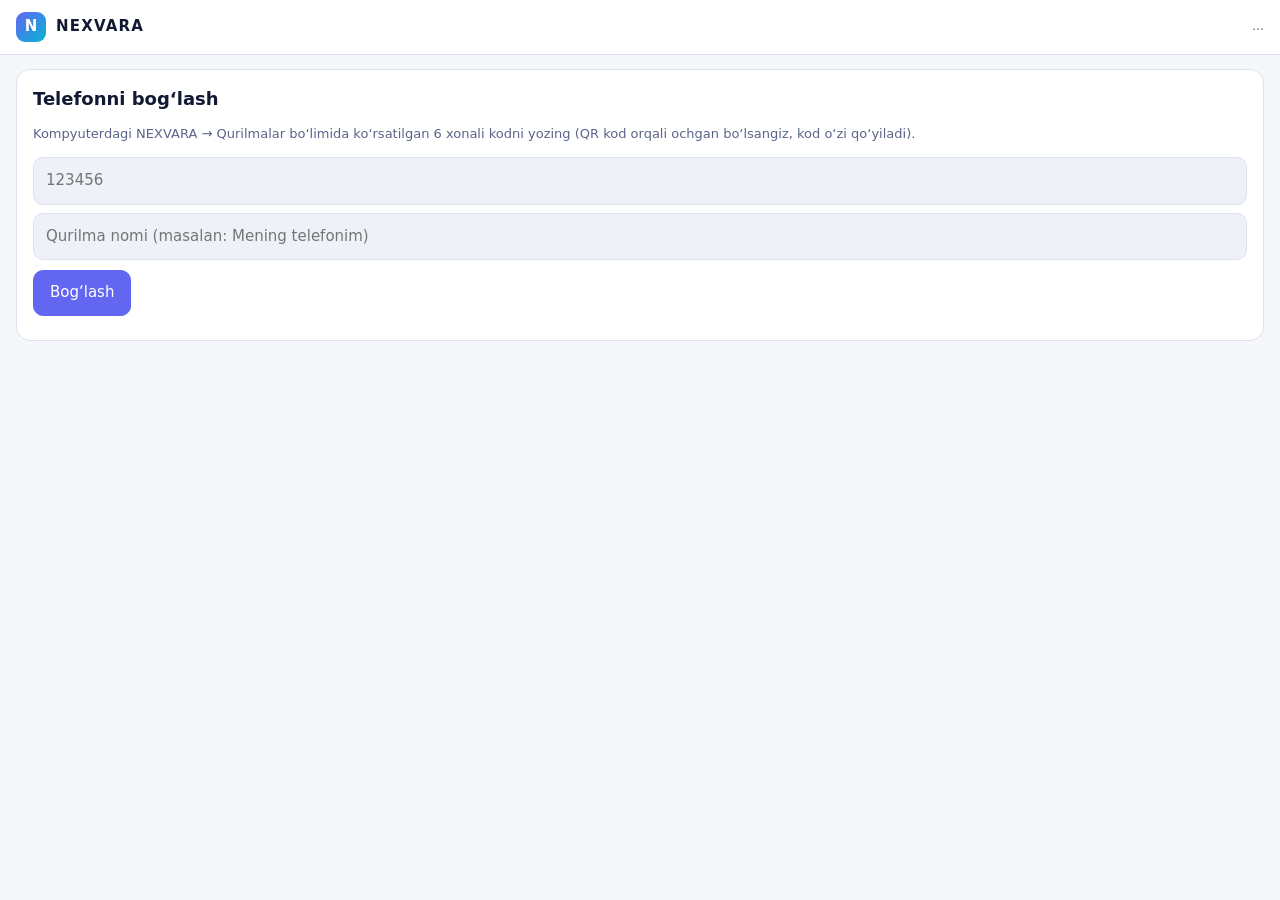
<file: src/nexvara/app/ui/mobile.html>
<!doctype html>
<html lang="uz">
<head>
<meta charset="utf-8">
<meta name="viewport" content="width=device-width, initial-scale=1, viewport-fit=cover">
<meta name="theme-color" content="#0B1020">
<title>NEXVARA</title>
<style>
  :root { --accent: #6366F1; --accent-2: #06B6D4; --ok: #22C55E; --err: #EF4444; --warn: #F59E0B;
    --bg: #F5F7FB; --surface: #fff; --surface-2: #EEF1F8; --border: #DCE1EE; --text: #121933; --muted: #5B6488; }
  @media (prefers-color-scheme: dark) {
    :root { --bg: #0B1020; --surface: #121933; --surface-2: #1A2242; --border: #26305A; --text: #E6E9F5; --muted: #8A93B8; }
  }
  * { box-sizing: border-box; }
  [hidden] { display: none !important; }
  html, body { margin: 0; height: 100%; }
  body { background: var(--bg); color: var(--text); font: 15px/1.45 system-ui, "Segoe UI", sans-serif; display: flex; flex-direction: column; }
  header { display: flex; align-items: center; gap: 10px; padding: 12px 16px; background: var(--surface); border-bottom: 1px solid var(--border); }
  .logo { display: grid; place-items: center; width: 30px; height: 30px; border-radius: 9px; color: #fff; font-weight: 700; background: linear-gradient(135deg, var(--accent), var(--accent-2)); }
  header b { letter-spacing: .08em; }
  #conn { margin-left: auto; font-size: 12px; color: var(--muted); }
  #conn.off { color: var(--err); }
  main { flex: 1; overflow-y: auto; padding: 14px 16px 90px; }
  .card { background: var(--surface); border: 1px solid var(--border); border-radius: 14px; padding: 16px; margin-bottom: 12px; }
  h2 { font-size: 18px; margin: 0 0 8px; }
  .muted { color: var(--muted); font-size: 13px; }
  input, button { font: inherit; }
  .in { width: 100%; padding: 12px; border-radius: 10px; border: 1px solid var(--border); background: var(--surface-2); color: var(--text); }
  .btn { padding: 11px 16px; border-radius: 10px; border: 1px solid var(--border); background: var(--surface-2); color: var(--text); }
  .btn.primary { background: var(--accent); border-color: var(--accent); color: #fff; }
  .btn.small { padding: 6px 10px; font-size: 13px; }
  .row { display: flex; gap: 8px; margin-top: 10px; flex-wrap: wrap; }
  .msgs { display: flex; flex-direction: column; gap: 8px; }
  .msg { max-width: 86%; padding: 10px 13px; border-radius: 14px; background: var(--surface); border: 1px solid var(--border); white-space: pre-wrap; word-break: break-word; }
  .msg.me { align-self: flex-end; background: var(--accent); border-color: var(--accent); color: #fff; }
  .msg.wait { opacity: .6; }
  nav { position: fixed; bottom: 0; left: 0; right: 0; display: flex; background: var(--surface); border-top: 1px solid var(--border); padding-bottom: env(safe-area-inset-bottom); }
  nav button { flex: 1; padding: 12px; border: 0; background: none; color: var(--muted); }
  nav button.active { color: var(--accent); font-weight: 600; }
  .composer { position: fixed; bottom: 48px; left: 0; right: 0; display: flex; gap: 6px; padding: 8px 10px; background: var(--bg); border-top: 1px solid var(--border); }
  .composer .in { flex: 1; }
  .icon { width: 44px; padding: 0; }
  .badge { font-size: 11px; padding: 2px 8px; border-radius: 99px; background: var(--surface-2); color: var(--muted); }
  .badge.running { color: var(--accent-2); } .badge.succeeded { color: var(--ok); } .badge.failed { color: var(--err); } .badge.cancelled { color: var(--warn); }
  .task-head { display: flex; justify-content: space-between; gap: 8px; align-items: center; font-weight: 600; }
  .steps { margin: 8px 0 0; padding-left: 18px; font-size: 13px; color: var(--muted); }
  .toast { position: fixed; top: 64px; left: 16px; right: 16px; padding: 12px 14px; border-radius: 12px; background: var(--surface); border: 1px solid var(--accent); box-shadow: 0 8px 24px rgba(0,0,0,.25); }
  .err { color: var(--err); font-size: 14px; margin-top: 8px; }
</style>
</head>
<body>
<header><div class="logo">N</div><b>NEXVARA</b><span id="conn">…</span></header>

<main id="pair" hidden>
  <div class="card">
    <h2>Telefonni bog‘lash</h2>
    <p class="muted">Kompyuterdagi NEXVARA → Qurilmalar bo‘limida ko‘rsatilgan 6 xonali kodni yozing
      (QR kod orqali ochgan bo‘lsangiz, kod o‘zi qo‘yiladi).</p>
    <input class="in" id="code" inputmode="numeric" maxlength="6" placeholder="123456">
    <input class="in" id="dname" style="margin-top:8px" placeholder="Qurilma nomi (masalan: Mening telefonim)">
    <div class="row"><button class="btn primary" id="pair-btn">Bog‘lash</button></div>
    <div class="err" id="pair-err"></div>
  </div>
</main>

<main id="chat" hidden>
  <div class="msgs" id="msgs"></div>
</main>
<main id="tasks" hidden></main>

<div class="composer" id="composer" hidden>
  <button class="btn icon" id="attach" title="Fayl yuborish">📎</button>
  <button class="btn icon" id="camera" title="Rasm olish">📷</button>
  <input class="in" id="text" placeholder="Buyruq yozing…" autocomplete="off">
  <button class="btn icon" id="mic" title="Ovozli buyruq" hidden>🎤</button>
  <button class="btn primary icon" id="send">➤</button>
  <input type="file" id="file" hidden>
  <input type="file" id="photo" accept="image/*" capture="environment" hidden>
</div>
<nav id="nav" hidden>
  <button data-tab="chat" class="active">Suhbat</button>
  <button data-tab="tasks">Vazifalar</button>
  <button id="unpair">Chiqish</button>
</nav>
<div class="toast" id="toast" hidden></div>

<script>
"use strict";
const $ = (s) => document.querySelector(s);
const store = { get: (k) => { try { return localStorage.getItem(k); } catch (_) { return null; } },
  set: (k, v) => { try { v === null ? localStorage.removeItem(k) : localStorage.setItem(k, v); } catch (_) {} } };
let token = store.get("nexvara-token");
let lastStatus = {};

function el(tag, cls, text) { const n = document.createElement(tag); if (cls) n.className = cls; if (text !== undefined) n.textContent = text; return n; }
function toast(t) { const x = $("#toast"); x.textContent = t; x.hidden = false; clearTimeout(toast.t); toast.t = setTimeout(() => { x.hidden = true; }, 4000); }
function conn(ok, text) { $("#conn").textContent = text || (ok ? "Kompyuter ulangan" : "Kompyuter javob bermayapti"); $("#conn").className = ok ? "" : "off"; }
const rid = () => Date.now().toString(36) + Math.random().toString(36).slice(2, 8);

async function call(path, opts = {}) {
  const headers = { ...(opts.headers || {}) };
  if (token) headers.Authorization = `Bearer ${token}`;
  const r = await fetch(path, { ...opts, headers });
  if (r.status === 401) { store.set("nexvara-token", null); token = null; showPair("Bog‘lanish bekor qilingan. Qaytadan bog‘lang."); throw new Error("401"); }
  return r;
}
async function post(path, data, id) {
  const r = await call(path, { method: "POST", body: JSON.stringify(data || {}),
    headers: { "Content-Type": "application/json", ...(id ? { "X-Request-Id": id } : {}) } });
  return r.json();
}

// ----- pairing -----
function showPair(err) {
  ["#chat", "#tasks", "#composer", "#nav"].forEach((s) => { $(s).hidden = true; });
  $("#pair").hidden = false;
  $("#pair-err").textContent = err || "";
  const m = location.hash.match(/p=(\d{6})/);
  if (m) $("#code").value = m[1];
}
$("#pair-btn").addEventListener("click", async () => {
  $("#pair-err").textContent = "";
  try {
    const r = await fetch("/api/pair", { method: "POST", headers: { "Content-Type": "application/json" },
      body: JSON.stringify({ code: $("#code").value, name: $("#dname").value || navigator.platform || "Telefon" }) });
    const d = await r.json();
    if (!d.token) { $("#pair-err").textContent = d.error || "Bog‘lanmadi"; return; }
    token = d.token; store.set("nexvara-token", token);
    history.replaceState(null, "", "/");
    start();
  } catch (e) { $("#pair-err").textContent = "Kompyuterga ulanib bo‘lmadi. Bir xil Wi-Fi tarmog‘idami?"; }
});

// ----- chat -----
function addMsg(text, me, cls) {
  const m = el("div", `msg${me ? " me" : ""}${cls ? " " + cls : ""}`, text);
  $("#msgs").appendChild(m);
  m.scrollIntoView({ block: "end" });
  return m;
}
function handle(r) {
  if (r.reply) addMsg(r.reply, false);
  if (r.confirm) {
    const row = el("div", "row");
    const yes = el("button", "btn primary small", "Ha, davom et"), no = el("button", "btn small", "Yo‘q");
    const ans = async (ok) => { yes.disabled = no.disabled = true; handle(await post("/api/confirm", { token: r.confirm, yes: ok }, rid())); };
    yes.onclick = () => ans(true); no.onclick = () => ans(false);
    row.append(yes, no); $("#msgs").appendChild(row);
  }
  if (r.task) { lastStatus[r.task.id] = r.task.status; pollSoon(); }
}

// Commands typed while the PC is unreachable wait here and are resent with the same id,
// so a command is never executed twice.
function queue() { try { return JSON.parse(store.get("nexvara-queue") || "[]"); } catch (_) { return []; } }
function saveQueue(q) { store.set("nexvara-queue", JSON.stringify(q)); }
async function flush() {
  const q = queue();
  while (q.length) {
    const item = q[0];
    try { const r = await post("/api/chat", { text: item.text }, item.id); conn(true); handle(r); }
    catch (e) { conn(false); saveQueue(q); return false; }
    q.shift(); saveQueue(q);
  }
  return true;
}
async function send() {
  const text = $("#text").value.trim();
  if (!text) return;
  $("#text").value = "";
  addMsg(text, true);
  const q = queue(); q.push({ id: rid(), text }); saveQueue(q);
  if (!(await flush())) addMsg("Kompyuter javob bermayapti (o‘chiq yoki boshqa tarmoqda). Ulanish tiklanganda buyruq yuboriladi.", false, "wait");
}
$("#send").addEventListener("click", send);
$("#text").addEventListener("keydown", (e) => { if (e.key === "Enter") send(); });

async function upload(f) {
  if (!f) return;
  if (f.size > 50 * 1024 * 1024) { toast("Fayl 50 MB dan katta"); return; }
  addMsg(`📎 ${f.name} yuborilmoqda…`, true);
  try {
    const r = await call("/api/upload", { method: "POST", body: f, headers: { "X-Filename": encodeURIComponent(f.name), "X-Request-Id": rid() } });
    handle(await r.json()); conn(true);
  } catch (e) { conn(false); addMsg("Fayl yuborilmadi — kompyuter javob bermayapti.", false, "wait"); }
}
$("#attach").onclick = () => $("#file").click();
$("#camera").onclick = () => $("#photo").click();
$("#file").onchange = (e) => upload(e.target.files[0]);
$("#photo").onchange = (e) => upload(e.target.files[0]);

const Speech = window.SpeechRecognition || window.webkitSpeechRecognition;
if (Speech) {
  $("#mic").hidden = false;
  $("#mic").onclick = () => {
    const rec = new Speech(); rec.lang = "uz-UZ"; rec.interimResults = false;
    rec.onresult = (e) => { $("#text").value = e.results[0][0].transcript; };
    rec.onerror = () => toast("Ovozni tanib bo‘lmadi");
    rec.start(); toast("Gapiring…");
  };
}

// ----- tasks -----
const STATUS = { pending: "Kutilmoqda", running: "Bajarilmoqda", succeeded: "Bajarildi", failed: "Xato", cancelled: "Bekor qilindi" };
async function loadTasks() {
  const list = await (await call("/api/tasks")).json();
  conn(true);
  const box = $("#tasks"); box.textContent = "";
  if (!list.length) box.appendChild(el("div", "card muted", "Hali vazifa yo‘q"));
  list.forEach((t) => {
    if (lastStatus[t.id] === "running" && t.status !== "running") {
      toast(`${t.status === "succeeded" ? "Tayyor ✓" : "Tugadi"}: ${t.title}`);
      if (navigator.vibrate) navigator.vibrate(200);
    }
    lastStatus[t.id] = t.status;
    const c = el("div", "card");
    const h = el("div", "task-head"); h.append(el("span", "", t.title), el("span", `badge ${t.status}`, STATUS[t.status] || t.status));
    c.appendChild(h);
    if (t.error) c.appendChild(el("div", "err", t.error));
    const ol = el("ol", "steps"); t.steps.forEach((s) => ol.appendChild(el("li", "", `${s.name}${s.detail ? " — " + s.detail : ""}`))); c.appendChild(ol);
    t.report.forEach((r) => c.appendChild(el("div", "muted", r)));
    const row = el("div", "row");
    t.files.forEach((p) => {
      const b = el("button", "btn small", `⬇ ${p.split(/[\\/]/).pop()}`);
      b.onclick = async () => {
        const r = await call(`/api/file?path=${encodeURIComponent(p)}`);
        if (!r.ok) { toast("Fayl topilmadi"); return; }
        const url = URL.createObjectURL(await r.blob());
        const a = el("a"); a.href = url; a.download = p.split(/[\\/]/).pop(); a.click();
        setTimeout(() => URL.revokeObjectURL(url), 5000);
      };
      row.appendChild(b);
    });
    if (t.status === "running") {
      const x = el("button", "btn small", "To‘xtatish");
      x.onclick = async () => { await post(`/api/cancel/${t.id}`, {}, rid()); loadTasks(); };
      row.appendChild(x);
    }
    if (row.children.length) c.appendChild(row);
    box.appendChild(c);
  });
  return list.some((t) => t.status === "running" || t.status === "pending");
}
let pollTimer = null;
function pollSoon() { clearTimeout(pollTimer); pollTimer = setTimeout(poll, 1500); }
async function poll() {
  let busy = false;
  try { busy = await loadTasks(); await flush(); } catch (e) { if (e.message !== "401") conn(false); }
  pollTimer = setTimeout(poll, busy ? 2000 : 8000);
}

// ----- tabs -----
document.querySelectorAll("nav [data-tab]").forEach((b) => b.addEventListener("click", () => {
  document.querySelectorAll("nav [data-tab]").forEach((x) => x.classList.toggle("active", x === b));
  $("#chat").hidden = b.dataset.tab !== "chat"; $("#composer").hidden = b.dataset.tab !== "chat";
  $("#tasks").hidden = b.dataset.tab !== "tasks";
  if (b.dataset.tab === "tasks") loadTasks().catch(() => conn(false));
}));
$("#unpair").onclick = () => { if (confirm("Bu telefon NEXVARA'dan uzilsinmi?")) { store.set("nexvara-token", null); token = null; showPair(); } };

async function start() {
  if (!token) { showPair(); return; }
  try {
    const h = await (await call("/api/hello")).json();
    if (h.new_token) { token = h.new_token; store.set("nexvara-token", token); }
    conn(true, `${h.pc} · ${h.device}`);
  } catch (e) { if (e.message === "401") return; conn(false); }
  $("#pair").hidden = true;
  ["#chat", "#composer", "#nav"].forEach((s) => { $(s).hidden = false; });
  if (!$("#msgs").children.length) addMsg("Salom! Buyruq yozing, masalan: «7-sinf fizika Nyuton qonunlari 20 ta test» yoki fayl yuboring 📎.", false);
  poll();
}
start();
</script>
</body>
</html>
</file>
<file: src/nexvara/app/ui/app.css>
:root {
  --accent: #6366F1;
  --accent-2: #06B6D4;
  --ok: #22C55E;
  --err: #EF4444;
  --warn: #F59E0B;
  --radius: 14px;
}
/* ---- Bosh sahifa: AI balans va xarajatlar ---- */
.ai-money { margin-top: 28px; }
.ai-money-head { display: flex; align-items: center; justify-content: space-between; gap: 12px; }
.ai-money h2 { font-size: 18px; margin: 0; }
.ai-totals { display: grid; grid-template-columns: repeat(auto-fit, minmax(150px, 1fr)); gap: 12px; margin: 14px 0; }
.ai-total { background: var(--surface); border: 1px solid var(--border); border-radius: var(--radius); padding: 12px 14px; }
.ai-total b { display: block; font-size: 18px; }
.ai-cards { display: grid; grid-template-columns: repeat(auto-fit, minmax(230px, 1fr)); gap: 14px; }
.ai-card { background: var(--surface); border: 1px solid var(--border); border-radius: var(--radius); padding: 14px 16px; display: flex; flex-direction: column; gap: 6px; }
.ai-card h3 { margin: 0; font-size: 15px; display: flex; justify-content: space-between; align-items: center; gap: 8px; }
.ai-row { display: flex; justify-content: space-between; gap: 10px; font-size: 13px; }
.ai-row span:first-child { color: var(--muted); }
.ai-bar { height: 6px; border-radius: 99px; background: var(--surface-2); overflow: hidden; }
.ai-bar > i { display: block; height: 100%; background: linear-gradient(90deg, var(--accent), var(--accent-2)); }
.ai-bar.warn > i { background: var(--warn); }
.ai-bar.over > i { background: var(--err); }
.ai-balance { font-size: 12px; color: var(--muted); border-top: 1px dashed var(--border); padding-top: 6px; }
.ai-warn { margin: 10px 0; padding: 10px 12px; border-radius: 10px; color: var(--text);
  background: color-mix(in srgb, var(--warn) 18%, transparent); border: 1px solid var(--warn); }
.ai-warn.over { background: color-mix(in srgb, var(--err) 16%, transparent); border-color: var(--err); }
.ai-money-grid { display: grid; grid-template-columns: repeat(auto-fit, minmax(280px, 1fr)); gap: 14px; margin-top: 14px; }
.ai-split-row { display: grid; grid-template-columns: 110px 1fr 70px; align-items: center; gap: 8px; font-size: 13px; margin: 6px 0; }
.ai-chart svg { width: 100%; height: 140px; display: block; }
.ai-chart .bar { fill: var(--accent); }
.ai-chart .axis { stroke: var(--border); }
.ai-chart text { fill: var(--muted); font-size: 10px; }

:root[data-theme="dark"] {
  --cad-bg: #0a1425;
  --cad-ink: #e2e8f0;
  --cad-grid: #22314a;
  --bg: #0B1020;
  --surface: #121933;
  --surface-2: #1A2242;
  --border: #26305A;
  --text: #E6E9F5;
  --muted: #8A93B8;
}
:root[data-theme="light"] {
  --cad-bg: #edf4fc;
  --cad-ink: #0f172a;
  --cad-grid: #d2dfed;
  --bg: #F5F7FB;
  --surface: #FFFFFF;
  --surface-2: #EEF1F8;
  --border: #DCE1EE;
  --text: #121933;
  --muted: #5B6488;
}

* { box-sizing: border-box; }
[hidden] { display: none !important; }
html, body { height: 100%; margin: 0; }
body {
  display: grid;
  grid-template-columns: 220px 1fr 300px;
  /* The window never scrolls as a whole: each column scrolls on its own, so the end of
     a long page is always reachable. */
  grid-template-rows: 100vh;
  height: 100vh;
  overflow: hidden;
  background: var(--bg);
  color: var(--text);
  font: 14px/1.5 "Segoe UI", system-ui, sans-serif;
}
h1 { font-size: 22px; margin: 0 0 6px; }
.muted { color: var(--muted); }
.mono { font-family: Consolas, monospace; font-size: 12px; white-space: pre-wrap; margin: 0; }

.sidebar { display: flex; flex-direction: column; padding: 18px 12px; background: var(--surface); border-right: 1px solid var(--border); }
.brand { display: flex; align-items: center; gap: 10px; font-weight: 700; letter-spacing: .08em; padding: 0 8px 18px; }
.logo { display: block; width: 32px; height: 32px; border-radius: 9px; }
.nav-item { display: flex; align-items: center; gap: 10px; }
.ui-icon { width: 17px; height: 17px; flex: 0 0 17px; fill: none; stroke: currentColor; stroke-width: 1.8; stroke-linecap: round; stroke-linejoin: round; }
.cad-btn .ui-icon { width: 14px; height: 14px; vertical-align: -2px; margin-right: 4px; }
nav { display: flex; flex-direction: column; gap: 2px; flex: 1; overflow-y: auto; }
.nav-item { text-align: left; padding: 9px 12px; border: 0; border-radius: 10px; background: none; color: var(--muted); font: inherit; cursor: pointer; }
.nav-item:hover { background: var(--surface-2); color: var(--text); }
.nav-item.active { background: var(--accent); color: #fff; }
.nav-item:focus-visible, .btn:focus-visible, input:focus-visible { outline: 2px solid var(--accent-2); outline-offset: 2px; }
.sidebar-foot { color: var(--muted); font-size: 12px; padding: 8px; }

body.cad-mode { grid-template-columns: 220px minmax(0, 1fr); }
body.cad-mode .panel { display: none; }
body.cad-mode .content { padding: 16px 20px; overflow: hidden; }
#page-cad.active { display: flex; flex-direction: column; height: calc(100vh - 32px); min-height: 0; gap: 10px; }
.cad-head { display: flex; justify-content: space-between; align-items: start; gap: 12px; }
.cad-head h1 { margin: 0; }
.cad-head p { margin: 2px 0 0; }
.cad-file { max-width: 36%; overflow: hidden; text-overflow: ellipsis; white-space: nowrap; }
.cad-toolbar { display: flex; flex-wrap: wrap; gap: 6px; padding: 7px; border: 1px solid var(--border); border-radius: 12px; background: var(--surface); }
.cad-group { display: flex; flex-wrap: wrap; gap: 3px; padding: 0 6px 0 0; border-right: 1px solid var(--border); align-items: center; }
.cad-group:last-child { border: 0; }
.cad-group::before { content: attr(data-group); color: var(--muted); font-size: 10px; letter-spacing: .05em; width: 100%; }
.cad-btn, .cad-toggle, .cad-mini, .cad-layer-name { border: 1px solid transparent; background: transparent; color: var(--text); font: inherit; cursor: pointer; }
.cad-btn { padding: 4px 7px; border-radius: 6px; font-size: 12px; }
.cad-btn:hover, .cad-btn.active, .cad-toggle.on { background: var(--surface-2); border-color: var(--accent); }
.cad-main { display: grid; grid-template-columns: minmax(0, 1fr) 180px; flex: 1; min-height: 0; gap: 8px; }
.cad-canvas-wrap { min-width: 0; min-height: 0; position: relative; overflow: hidden; border: 1px solid var(--border); border-radius: 10px; }
#cad-canvas { display: block; touch-action: none; cursor: crosshair; }
.cad-hint { position: absolute; left: 12px; top: 10px; color: var(--muted); pointer-events: none; font-size: 12px; background: var(--surface); padding: 2px 6px; border-radius: 5px; }
.cad-side { border: 1px solid var(--border); border-radius: 10px; background: var(--surface); padding: 9px; overflow-y: auto; }
.cad-side-title { font-weight: 600; display: flex; justify-content: space-between; margin: 5px 0; }
.cad-layers { margin-bottom: 18px; }
.cad-layer { display: flex; align-items: center; border-radius: 7px; }
.cad-layer.active { background: var(--surface-2); }
.cad-layer-name { text-align: left; flex: 1; padding: 5px; overflow: hidden; text-overflow: ellipsis; }
.cad-mini { padding: 3px 5px; border-radius: 5px; }
.cad-props { display: grid; gap: 7px; color: var(--muted); font-size: 12px; }
.cad-props select, .cad-props input { min-width: 0; max-width: 100%; color: var(--text); background: var(--surface-2); border: 1px solid var(--border); border-radius: 5px; padding: 4px; }
.cad-cmd { border: 1px solid var(--border); border-radius: 10px; background: var(--surface); padding: 6px 10px; }
.cad-log { height: 54px; overflow-y: auto; color: var(--muted); font-size: 11px; }
.cad-cmd-row { display: flex; gap: 8px; align-items: center; }
.cad-prompt { white-space: nowrap; font-size: 12px; color: var(--accent-2); }
#cad-cmd { width: 100%; min-width: 0; border: 0; outline: 0; color: var(--text); background: var(--surface-2); padding: 6px 8px; border-radius: 6px; font: 12px Consolas, monospace; }
.cad-status { display: flex; align-items: center; gap: 9px; padding-top: 5px; font-size: 11px; }
.cad-toggle { padding: 2px 6px; border-radius: 5px; font-size: 11px; }
#cad-count { margin-left: auto; }
@media (max-width: 900px) { .cad-main { grid-template-columns: minmax(0, 1fr) 130px; } .cad-head p { display: none; } }

.content { padding: 28px 32px; overflow-y: auto; }
.page { display: none; animation: fade .2s ease; }
.page.active { display: block; }
@keyframes fade { from { opacity: 0; transform: translateY(4px); } to { opacity: 1; transform: none; } }

.cards { display: grid; grid-template-columns: repeat(auto-fit, minmax(180px, 1fr)); gap: 14px; margin: 20px 0; }
.card { background: var(--surface); border: 1px solid var(--border); border-radius: var(--radius); padding: 16px; }
.card.wide { margin: 16px 0; }
.card.disabled { opacity: .55; }
.card-label { color: var(--muted); font-size: 12px; text-transform: uppercase; letter-spacing: .06em; }
.card-value { font-size: 20px; font-weight: 600; margin: 4px 0; }

.btn { padding: 9px 16px; border-radius: 10px; border: 1px solid var(--border); background: var(--surface-2); color: var(--text); font: inherit; cursor: pointer; }
.btn:hover { border-color: var(--accent); }
.btn.primary { background: var(--accent); border-color: var(--accent); color: #fff; }
.btn:disabled { opacity: .5; cursor: default; }
.row { display: flex; gap: 8px; margin-top: 10px; }

.chat-log { display: flex; flex-direction: column; gap: 10px; min-height: 320px; max-height: calc(100vh - 200px); overflow-y: auto; padding: 12px 0; }
.msg { max-width: 75%; padding: 10px 14px; border-radius: 14px; background: var(--surface); border: 1px solid var(--border); }
.msg.me { align-self: flex-end; background: var(--accent); border-color: var(--accent); color: #fff; }
.chat-input { display: flex; gap: 8px; }
.chat-input input { flex: 1; padding: 10px 14px; border-radius: 10px; border: 1px solid var(--border); background: var(--surface); color: var(--text); font: inherit; }

.panel { padding: 22px 18px; background: var(--surface); border-left: 1px solid var(--border); overflow-y: auto; }
.panel-title { font-weight: 600; margin-bottom: 12px; }
.task-head { display: flex; justify-content: space-between; gap: 8px; align-items: center; font-weight: 600; }
.badge { font-size: 11px; padding: 2px 8px; border-radius: 99px; background: var(--surface-2); color: var(--muted); white-space: nowrap; }
.badge.running { background: color-mix(in srgb, var(--accent-2) 20%, transparent); color: var(--accent-2); }
.badge.succeeded { background: color-mix(in srgb, var(--ok) 20%, transparent); color: var(--ok); }
.badge.failed { background: color-mix(in srgb, var(--err) 20%, transparent); color: var(--err); }
.badge.cancelled { background: color-mix(in srgb, var(--warn) 20%, transparent); color: var(--warn); }
.steps { list-style: none; padding: 0; margin: 14px 0; display: flex; flex-direction: column; gap: 8px; }
.steps li { display: grid; grid-template-columns: 18px 1fr; gap: 8px; }
.steps .dot { width: 10px; height: 10px; margin-top: 6px; border-radius: 50%; background: var(--border); }
.steps .running .dot { background: var(--accent-2); animation: pulse 1s infinite; }
.steps .succeeded .dot { background: var(--ok); }
.steps .failed .dot { background: var(--err); }
.steps .cancelled .dot { background: var(--warn); }
.steps .detail { color: var(--muted); font-size: 12px; word-break: break-all; }
@keyframes pulse { 50% { opacity: .35; } }
.error { color: var(--err); font-size: 13px; margin: 8px 0; }
.check { font-size: 12px; }
.check.ok::before { content: "✓ "; color: var(--ok); }
.check.bad::before { content: "✗ "; color: var(--err); }
.history { display: flex; flex-direction: column; gap: 10px; margin-top: 16px; }
.history .card { display: flex; justify-content: space-between; align-items: center; }

.hint { margin-top: 12px; padding: 12px 14px; border-radius: 10px; background: var(--surface-2); line-height: 1.6; }
.small { font-size: 12px; }
.form-grid { display: grid; grid-template-columns: repeat(auto-fit, minmax(160px, 1fr)); gap: 12px; margin-top: 10px; }
.form-grid label { display: flex; flex-direction: column; gap: 4px; color: var(--muted); font-size: 12px; }
.form-grid .wide-field { grid-column: 1 / -1; }
.form-grid input, .form-grid select { padding: 8px 10px; border-radius: 8px; border: 1px solid var(--border); background: var(--surface-2); color: var(--text); font: inherit; }
.lib-table { width: 100%; border-collapse: collapse; margin-top: 8px; font-size: 13px; }
.lib-table th, .lib-table td { text-align: left; padding: 6px 8px; border-bottom: 1px solid var(--border); }
.lib-table th { color: var(--muted); font-weight: 600; }

.msg { white-space: pre-wrap; }
.row.wrap { flex-wrap: wrap; }

.chat-context { font-size: 12px; color: var(--muted); margin: 0 0 6px; word-break: break-all; }
#chat-attach { padding: 9px 12px; }

.source-row { display: flex; justify-content: space-between; align-items: center; gap: 12px; padding: 10px 0; border-bottom: 1px solid var(--border); }
.tg-steps { margin-top: 10px; }

/* Scrolling: every column fills the window height and scrolls independently. */
.sidebar, .content, .panel { height: 100vh; min-height: 0; box-sizing: border-box; }
.sidebar { overflow-y: auto; }
.content { overflow-y: auto; padding-bottom: 64px; }
.panel { overflow-y: auto; padding-bottom: 48px; }
.chat-log { max-height: none; }
/* Narrow windows: the task panel moves under the content instead of squeezing it. */
@media (max-width: 1100px) {
  body { grid-template-columns: 200px 1fr; grid-template-rows: 100vh; }
  .panel { display: none; }
  body.show-panel .panel { display: block; position: fixed; right: 0; top: 0; width: 300px; z-index: 5; box-shadow: -6px 0 18px rgba(0,0,0,.25); }
}
.lib-table { display: block; max-height: 380px; overflow-y: auto; }
.lib-table thead th { position: sticky; top: 0; background: var(--surface); }
.panel-close { display: none; float: right; border: 0; background: none; color: var(--muted); font-size: 18px; cursor: pointer; }
@media (max-width: 1100px) { .panel-close { display: block; } }

.ai-prov { padding: 12px 0; border-bottom: 1px solid var(--border); }
.ai-prov-head { display: flex; justify-content: space-between; align-items: center; gap: 8px; }
.ai-key { flex: 1; min-width: 220px; padding: 8px 10px; border-radius: 8px; border: 1px solid var(--border); background: var(--surface-2); color: var(--text); font: inherit; }
.confirm-row { margin: 0 0 4px; }
.grow-input { flex: 1; padding: 8px 10px; border-radius: 8px; border: 1px solid var(--border); background: var(--surface-2); color: var(--text); font: inherit; }
.plain-list { list-style: none; padding: 0; margin: 10px 0 0; display: flex; flex-direction: column; gap: 6px; }
.item-row { display: flex; align-items: center; gap: 8px; padding: 6px 0; border-bottom: 1px solid var(--border); }
.item-row .grow { flex: 1; }
.small-btn { padding: 4px 10px; font-size: 12px; }
.mem-chat { max-height: 320px; overflow-y: auto; display: flex; flex-direction: column; gap: 4px; margin-top: 8px; }
.mem-line { padding: 4px 8px; border-radius: 8px; background: var(--surface-2); white-space: pre-wrap; }
.mem-line.me { border-left: 3px solid var(--accent); }
.clickable { cursor: pointer; }
.clickable:hover td { color: var(--accent-2); }
.check-inline { display: flex; align-items: center; gap: 4px; font-size: 12px; color: var(--muted); }
.btn.danger { border-color: color-mix(in srgb, var(--err) 50%, var(--border)); color: var(--err); }
.files-table td:nth-child(3) { color: var(--muted); font-size: 12px; max-width: 260px; overflow: hidden; text-overflow: ellipsis; white-space: nowrap; }
.file-info { margin-top: 12px; padding: 12px; border-radius: 10px; background: var(--surface-2); }
.bi-grid { display: grid; grid-template-columns: repeat(auto-fill, minmax(340px, 1fr)); gap: 14px; margin: 16px 0; }
.bi-widget { min-width: 0; }
.bi-kpis { display: grid; grid-template-columns: repeat(auto-fill, minmax(200px, 1fr)); gap: 14px; margin-top: 16px; }
.bi-kpis .card { margin: 0; }
.bi-widget.bi-table, .bi-widget.bi-line { grid-column: 1 / -1; }
.bi-widget-head { display: flex; justify-content: space-between; align-items: center; gap: 8px; }
.bi-tools { display: flex; gap: 2px; opacity: .5; }
.bi-widget:hover .bi-tools { opacity: 1; }
.icon-btn { border: 0; background: none; color: var(--muted); cursor: pointer; font-size: 14px; padding: 2px 6px; border-radius: 6px; }
.icon-btn:hover { background: var(--surface-2); color: var(--text); }
.bi-body svg { width: 100%; height: auto; display: block; }
.bi-body svg text { fill: var(--muted); }
.bi-hit { cursor: pointer; }
.bi-hit:hover { opacity: .8; }
.bi-kpi-value { font-size: 24px; font-weight: 700; margin-top: 8px; }
.bi-growth { font-size: 13px; margin-top: 4px; }
.bi-growth.up { color: var(--ok); }
.bi-growth.down { color: var(--err); }
.bi-table-wrap { max-height: 360px; overflow: auto; }
.bi-filters { margin-top: 10px; }
.chip { margin: 2px 4px 2px 0; padding: 3px 10px; border-radius: 99px; border: 1px solid var(--accent); background: color-mix(in srgb, var(--accent) 15%, transparent); color: var(--text); font: inherit; font-size: 12px; cursor: pointer; }
.bi-tip { position: fixed; z-index: 20; pointer-events: none; padding: 6px 10px; border-radius: 8px; background: var(--surface); border: 1px solid var(--border); box-shadow: 0 6px 18px rgba(0,0,0,.25); font-size: 12px; }
.bi-steps { padding-left: 0; list-style: none; }
.dev-pair { display: flex; gap: 24px; margin-top: 16px; flex-wrap: wrap; align-items: flex-start; }
.dev-qr { background: #fff; padding: 10px; border-radius: 12px; line-height: 0; min-width: 120px; min-height: 120px; }
.dev-url { font-size: 15px; margin-top: 4px; }
.dev-code { font-size: 34px; font-weight: 700; letter-spacing: .25em; font-family: Consolas, monospace; }
.dev-help { padding-left: 18px; margin: 12px 0 0; }
.check-label { flex-direction: row !important; align-items: center; gap: 8px !important; grid-column: 1 / -1; color: var(--text) !important; font-size: 13px !important; }

.update-banner { display: flex; gap: 10px; align-items: center; flex-wrap: wrap;
  margin: 0 0 14px; padding: 10px 14px; border-radius: 10px;
  background: var(--accent-soft, rgba(80, 120, 255, .12)); border: 1px solid var(--border, #334); }
.update-banner[hidden] { display: none; }
.update-banner span { flex: 1 1 260px; }
.ai-howto { margin: 6px 0 12px; }
.ai-howto summary { cursor: pointer; font-weight: 600; }

/* ---- Chizmalar: layers and properties ---- */
.cad-main { grid-template-columns: minmax(0, 1fr) 230px; }
.cad-swatch { width: 10px; height: 10px; border-radius: 3px; border: 1px solid var(--border); flex: none; margin: 0 4px; }
.cad-layer-props { display: grid; grid-template-columns: 1fr 1fr; gap: 3px; padding: 0 0 6px 26px; }
.cad-layer-props select { min-width: 0; font-size: 11px; color: var(--text); background: var(--surface-2); border: 1px solid var(--border); border-radius: 5px; padding: 2px; }
.cad-layer-props .cad-mini { justify-self: start; color: var(--muted); }
.cad-prop-title { color: var(--text); font-weight: 600; }
.cad-field { display: grid; grid-template-columns: 92px minmax(0, 1fr); gap: 6px; align-items: center; }
.cad-field input[type=checkbox] { justify-self: start; }
.cad-log { height: 64px; }
.cad-group::before { white-space: nowrap; }
/* small screens: the drawing area gets the room */
@media (max-height: 1000px) {
  .cad-head p { display: none; }
  .cad-group::before { display: none; }
  .cad-toolbar { padding: 4px; gap: 4px; }
  .cad-btn { padding: 3px 6px; }
  .cad-log { height: 40px; }
}

/* «Ixcham»: the drawing gets the whole page */
body.cad-compact .cad-head, body.cad-compact .cad-side, body.cad-compact .cad-group::before { display: none; }
body.cad-compact .cad-main { grid-template-columns: minmax(0, 1fr); }
body.cad-compact .cad-btn .ui-icon { margin-right: 0; }
body.cad-compact .cad-btn { font-size: 0; padding: 5px; }
body.cad-compact .cad-btn .ui-icon { width: 18px; height: 18px; }
body.cad-compact .cad-btn[data-cad=compact], body.cad-compact .cad-btn[data-cad=zoomin],
body.cad-compact .cad-btn[data-cad=zoomout], body.cad-compact .ai-btn { font-size: 12px; }
body.cad-compact .cad-log { height: 32px; }
.ai-btn { background: linear-gradient(135deg, var(--accent), var(--accent-2)); color: #fff !important; border-radius: 8px; }

.cad-template { font: inherit; font-size: 12px; color: var(--text); background: var(--surface-2); border: 1px solid var(--border); border-radius: 6px; padding: 3px 4px; max-width: 150px; }

/* 3D view over the editor */
.cad3d { position: fixed; inset: 40px; z-index: 50; display: flex; flex-direction: column; background: var(--surface);
  border: 1px solid var(--border); border-radius: 14px; box-shadow: 0 20px 60px rgba(0,0,0,.45); overflow: hidden; }
.cad3d-bar { display: flex; align-items: center; gap: 12px; padding: 10px 14px; border-bottom: 1px solid var(--border); }
.cad3d-bar .btn { margin-left: auto; }
.cad3d canvas { flex: 1; width: 100%; min-height: 0; cursor: grab; touch-action: none; }

#chat-mic.recording { background: var(--err); border-color: var(--err); color: #fff; animation: pulse 1s infinite; }

/* CAD colour palette (AutoCAD colour index) */
.cad-swatch.bylayer { background: linear-gradient(135deg, transparent 45%, var(--muted) 45% 55%, transparent 55%) !important; }
.cad-color-btn { display: inline-flex; align-items: center; gap: 2px; background: var(--surface-2); color: inherit; border: 1px solid var(--border); border-radius: 6px; padding: 2px 6px; font: inherit; font-size: 12px; cursor: pointer; }
.cad-color-tool { display: inline-flex; align-items: center; gap: 4px; border-color: var(--accent) !important; font-weight: 600; }
.cad-palette { position: fixed; z-index: 60; background: var(--surface); color: var(--text, inherit); border: 1px solid var(--border); border-radius: 10px; padding: 10px; box-shadow: 0 10px 30px rgba(0,0,0,.35); width: max-content; max-width: calc(100vw - 16px); }
.cad-pal-title { font-weight: 600; margin-bottom: 6px; }
.cad-pal-row { display: flex; flex-wrap: wrap; gap: 3px; margin: 4px 0; }
.cad-pal-grid { display: grid; grid-template-columns: repeat(24, 14px); gap: 2px; margin: 6px 0; }
.cad-pal-sw { width: 14px; height: 14px; padding: 0; border: 1px solid rgba(128,128,128,.45); border-radius: 3px; cursor: pointer; }
.cad-pal-sw.big { width: 22px; height: 22px; }
.cad-pal-sw.bylayer { width: 22px; height: 22px; background: linear-gradient(135deg, transparent 45%, var(--muted) 45% 55%, transparent 55%) !important; }
.cad-pal-sw.on, .cad-pal-sw:hover { outline: 2px solid var(--accent, #6366f1); outline-offset: 1px; }
.cad-pal-info { color: var(--muted); }

/* chat tools: 🎤 🔊 🖼️ 📷 ✨ 🎧 🧠 */
.chat-tools { display: flex; flex-wrap: wrap; gap: 6px; margin-bottom: 6px; }
.chat-tools .btn { font-size: 13px; padding: 6px 10px; }
.chat-tools .btn.on { background: var(--accent); border-color: var(--accent); color: #fff; }
.msg.ai-image { padding: 6px; margin: 0; }
.msg.ai-image img { max-width: 360px; width: 100%; border-radius: 10px; display: block; }
.cam-modal { position: fixed; inset: 60px; z-index: 60; display: flex; flex-direction: column; gap: 10px;
  padding: 14px; background: var(--surface); border: 1px solid var(--border); border-radius: 14px; }
.cam-modal video { flex: 1; min-height: 0; width: 100%; background: #000; border-radius: 10px; object-fit: contain; }
.caps-pop { position: absolute; right: 24px; bottom: 110px; z-index: 40; width: min(760px, calc(100vw - 48px));
  max-height: 70vh; overflow: auto; box-shadow: 0 12px 36px rgba(0,0,0,.35); }
#page-chat { position: relative; }
.cap-row { display: grid; grid-template-columns: 210px 110px 1fr 1fr; gap: 6px; align-items: center; padding: 6px 0;
  border-bottom: 1px solid var(--border); }
.cap-row select { min-width: 0; }
.cap-label { font-weight: 600; font-size: 13px; }
.cap-info { grid-column: 2 / -1; }
.cap-info.bad { color: var(--danger, #ef4444); }
.ai-caps-title { margin: 16px 0 4px; font-size: 15px; }
@media (max-width: 720px) { .cap-row { grid-template-columns: 1fr 1fr; } .cap-info { grid-column: 1 / -1; } }
/* Devices: Tailscale found, firewall rule missing */
.notice { margin: 10px 0; padding: 10px 12px; border-radius: 10px; border: 1px solid var(--warn);
  background: color-mix(in srgb, var(--warn) 12%, transparent); }
.notice[hidden] { display: none; }
.notice .row { margin-top: 8px; gap: 10px; align-items: center; flex-wrap: wrap; }
/* first start guide */
.onboard { position: fixed; inset: 0; z-index: 80; display: flex; align-items: center; justify-content: center;
  background: rgba(5, 8, 20, .62); }
.onboard[hidden] { display: none; }
.onboard-card { width: min(620px, calc(100vw - 48px)); max-height: calc(100vh - 48px); overflow: auto;
  padding: 22px 24px; border-radius: 16px; background: var(--surface); border: 1px solid var(--border);
  box-shadow: 0 18px 50px rgba(0,0,0,.45); }
.onboard-card h2 { margin: 6px 0 10px; }
.ob-list { list-style: none; padding: 0; margin: 8px 0; }
.ob-list li { padding: 4px 0; }
.ob-list li.ok { color: var(--ok, #3ecf8e); }
.ob-list li.bad { color: var(--warn, #f5a524); }
.ob-buttons { margin-top: 16px; gap: 8px; align-items: center; }
.ob-buttons .grow { flex: 1; }
</file>
